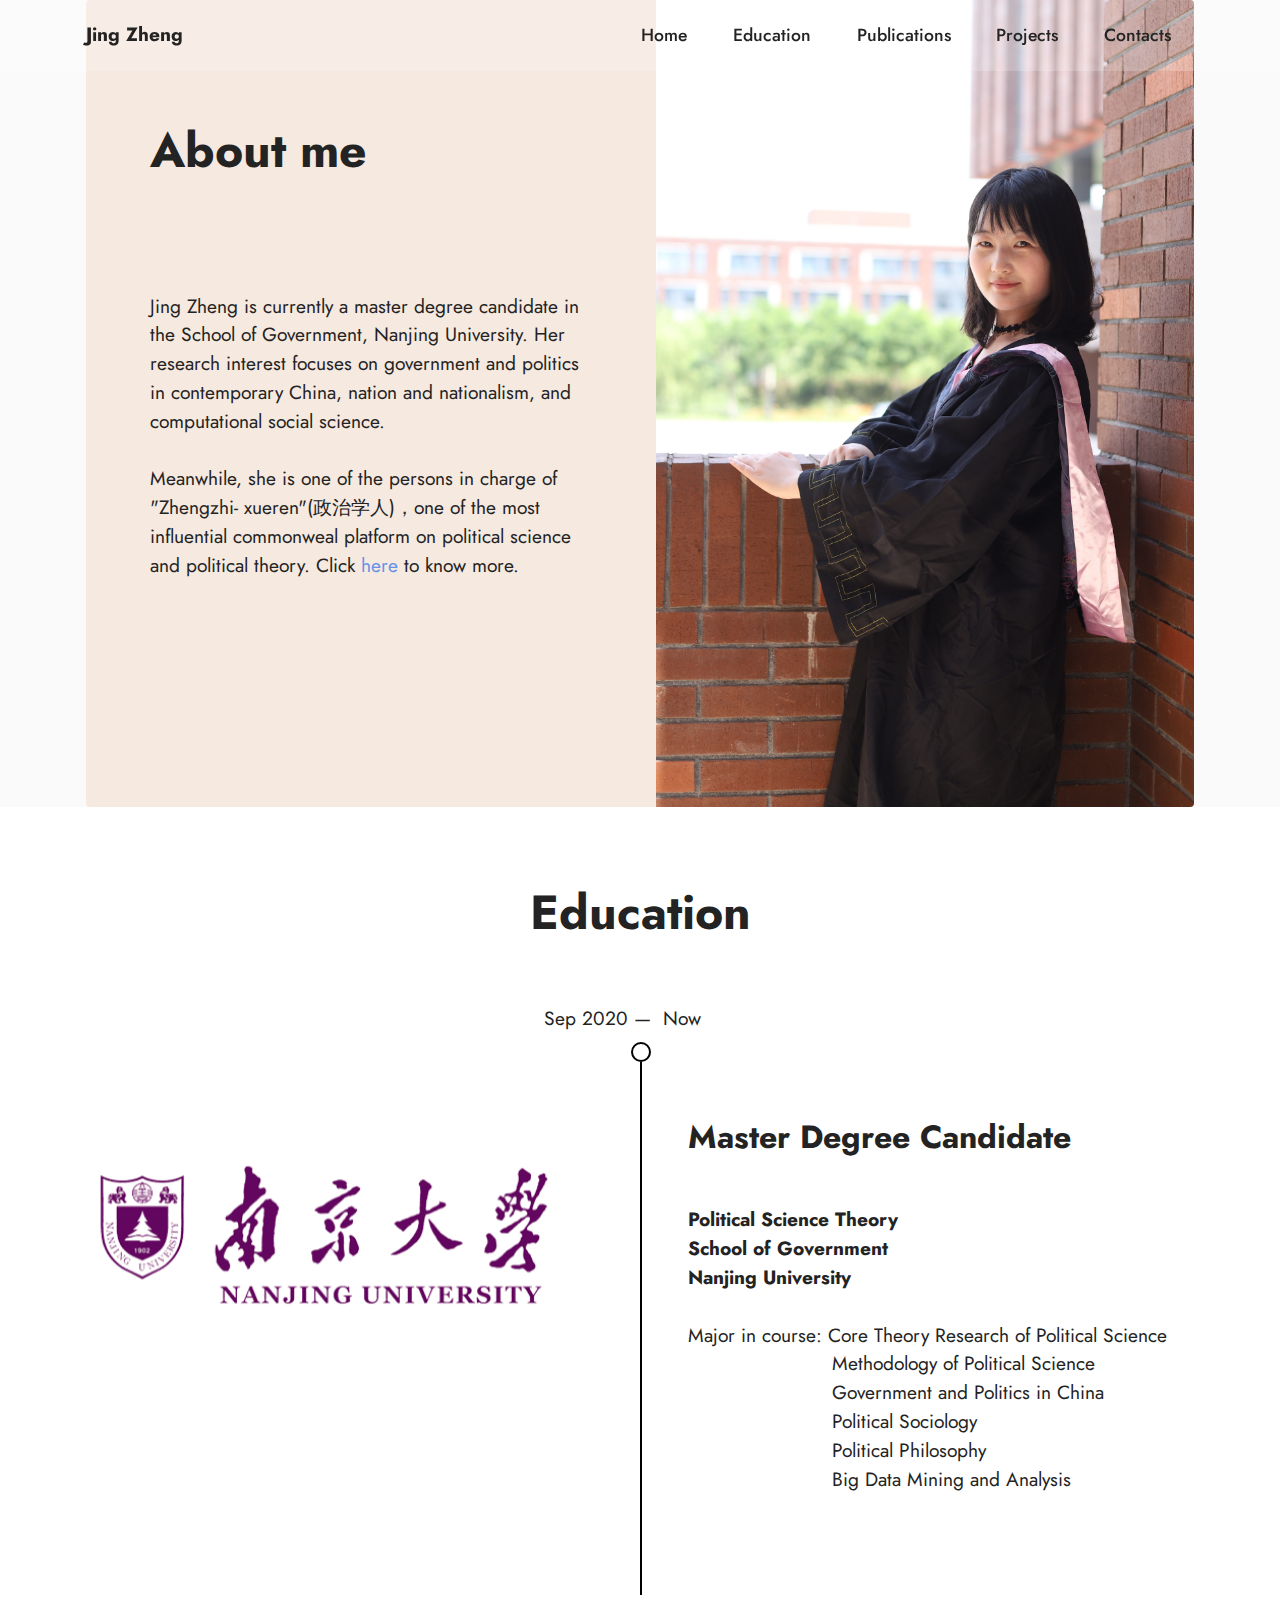
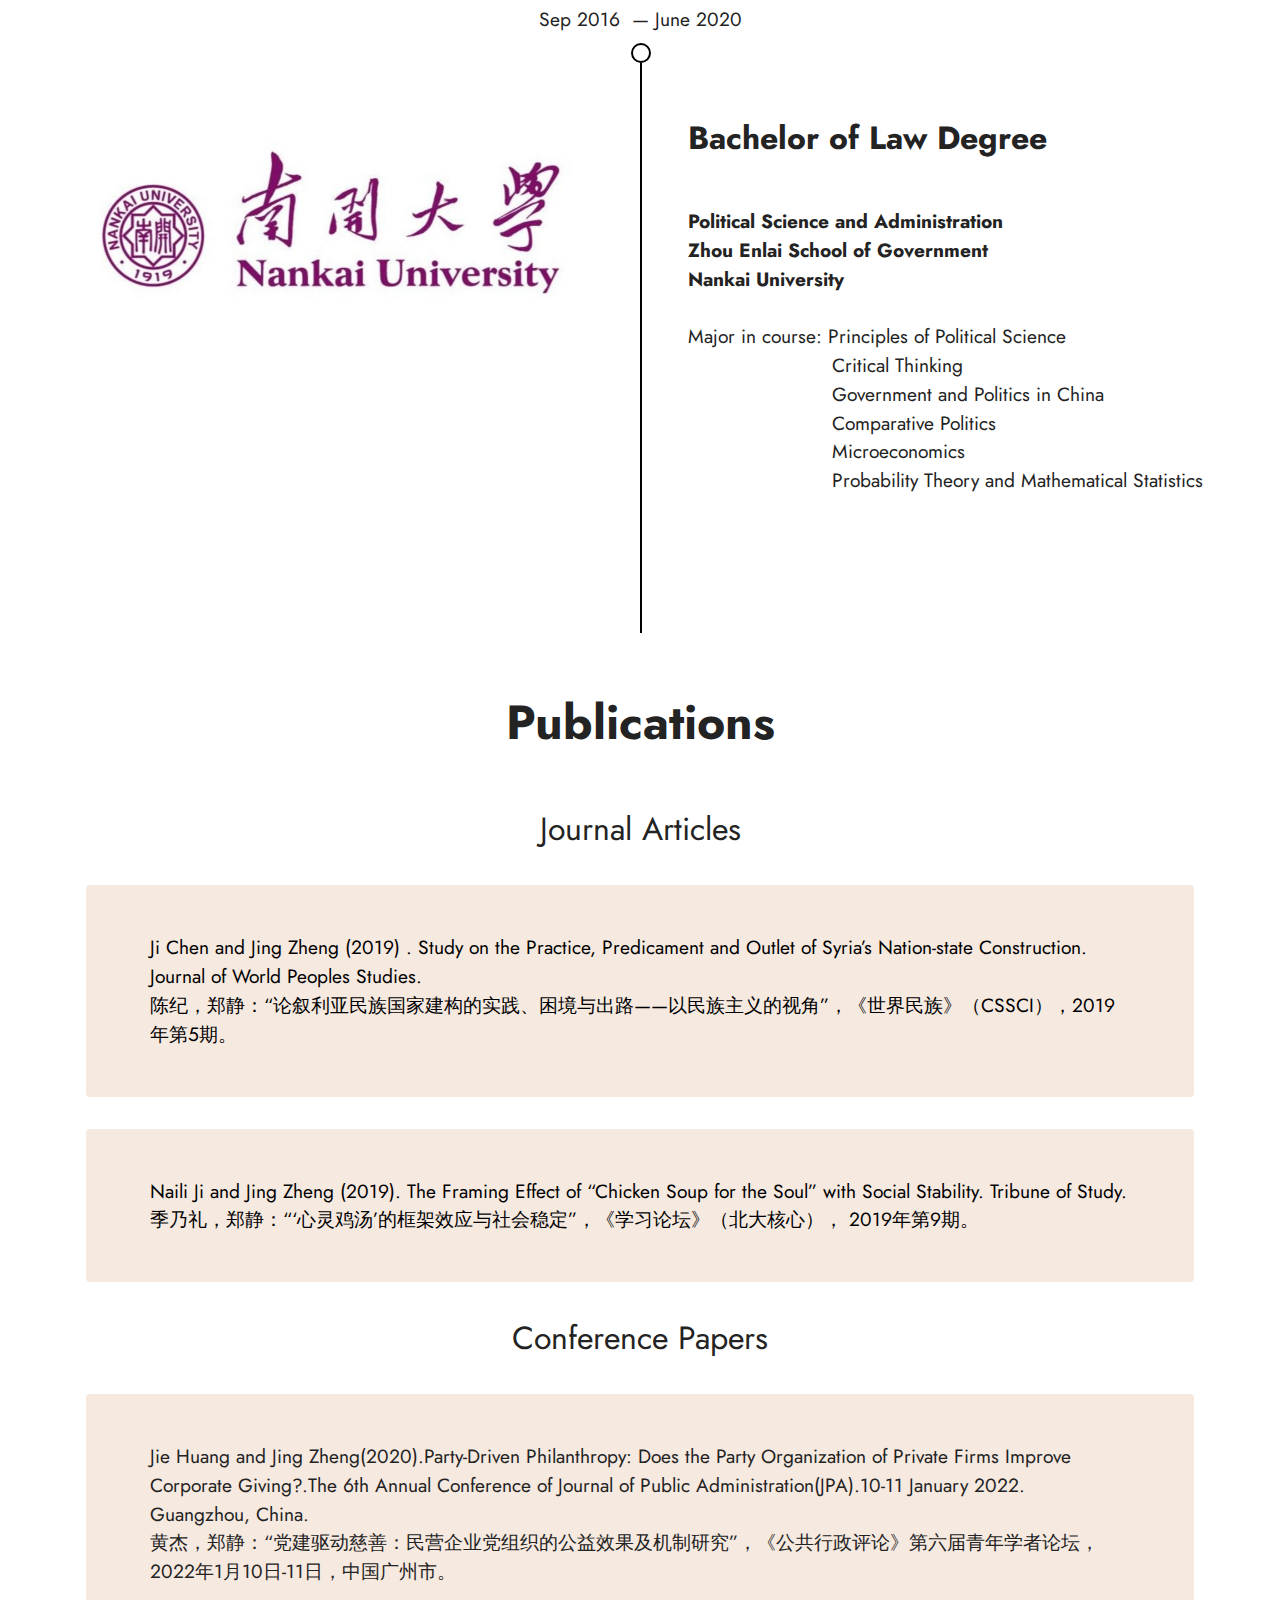
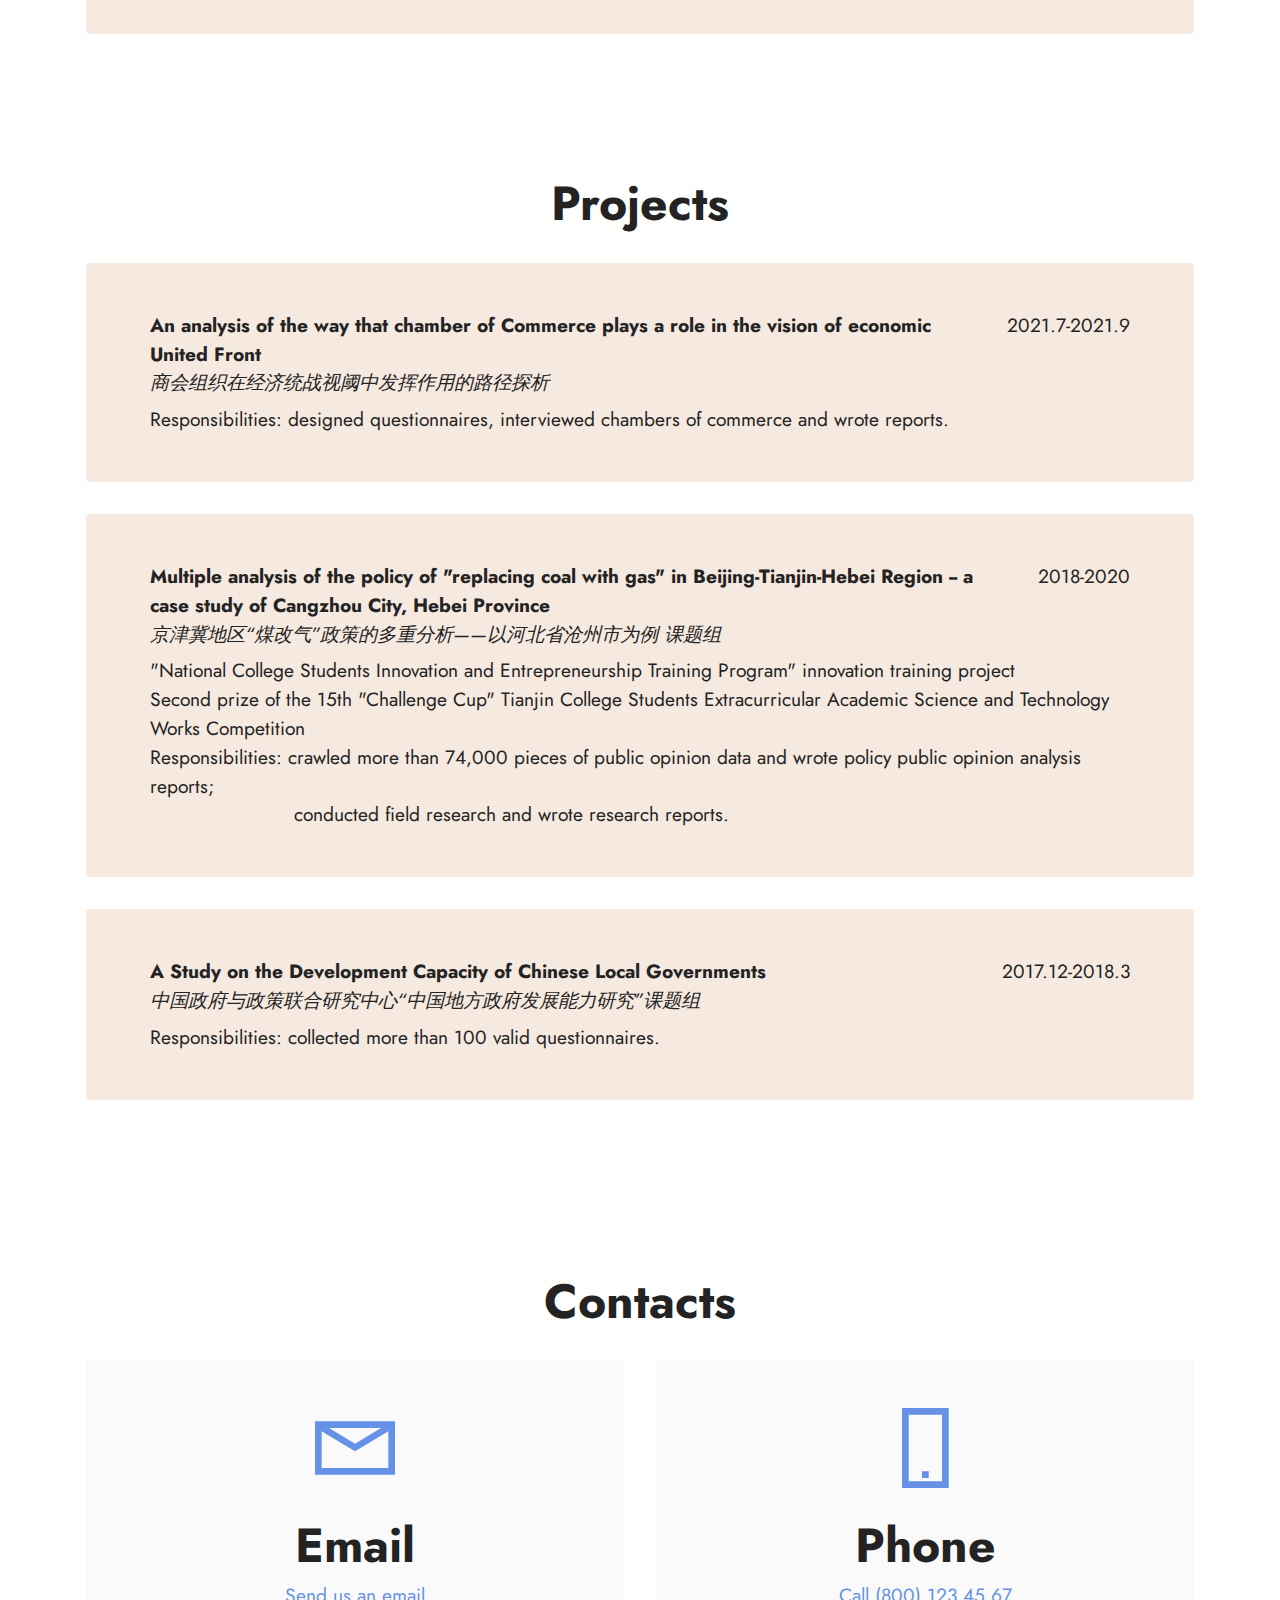
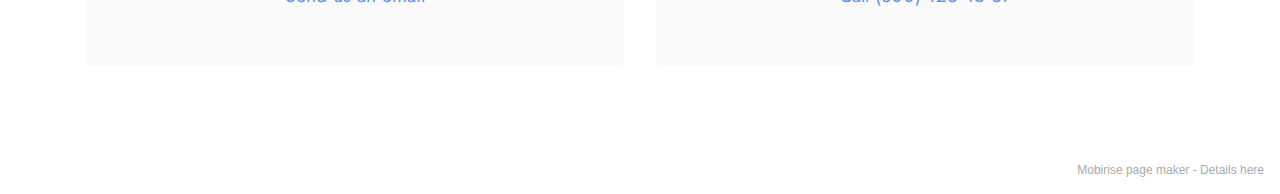
<file: index.html>
<!DOCTYPE html>
<html  >
<head>
  <!-- Site made with Mobirise Website Builder v5.4.1, https://mobirise.com -->
  <meta charset="UTF-8">
  <meta http-equiv="X-UA-Compatible" content="IE=edge">
  <meta name="generator" content="Mobirise v5.4.1, mobirise.com">
  <meta name="viewport" content="width=device-width, initial-scale=1, minimum-scale=1">
  <link rel="shortcut icon" href="assets/images/logo.png" type="image/x-icon">
  <meta name="description" content="">
  
  
  <title>Home</title>
  <link rel="stylesheet" href="assets/web/assets/mobirise-icons2/mobirise2.css">
  <link rel="stylesheet" href="assets/bootstrap/css/bootstrap.min.css">
  <link rel="stylesheet" href="assets/bootstrap/css/bootstrap-grid.min.css">
  <link rel="stylesheet" href="assets/bootstrap/css/bootstrap-reboot.min.css">
  <link rel="stylesheet" href="assets/dropdown/css/style.css">
  <link rel="stylesheet" href="assets/socicon/css/styles.css">
  <link rel="stylesheet" href="assets/theme/css/style.css">
  <link rel="preload" href="https://fonts.googleapis.com/css?family=Jost:100,200,300,400,500,600,700,800,900,100i,200i,300i,400i,500i,600i,700i,800i,900i&display=swap" as="style" onload="this.onload=null;this.rel='stylesheet'">
  <noscript><link rel="stylesheet" href="https://fonts.googleapis.com/css?family=Jost:100,200,300,400,500,600,700,800,900,100i,200i,300i,400i,500i,600i,700i,800i,900i&display=swap"></noscript>
  <link rel="preload" as="style" href="assets/mobirise/css/mbr-additional.css"><link rel="stylesheet" href="assets/mobirise/css/mbr-additional.css" type="text/css">
  
  
  
  
</head>
<body>
  
  <section data-bs-version="5.1" class="menu menu1 cid-sV1NIZPMxa" once="menu" id="menu1-v">
    

    <nav class="navbar navbar-dropdown navbar-fixed-top navbar-expand-lg">
        <div class="container">
            <div class="navbar-brand">
                
                <span class="navbar-caption-wrap"><a class="navbar-caption text-black display-7" href="https://mobiri.se">Jing Zheng</a></span>
            </div>
            <button class="navbar-toggler" type="button" data-toggle="collapse" data-bs-toggle="collapse" data-target="#navbarSupportedContent" data-bs-target="#navbarSupportedContent" aria-controls="navbarNavAltMarkup" aria-expanded="false" aria-label="Toggle navigation">
                <div class="hamburger">
                    <span></span>
                    <span></span>
                    <span></span>
                    <span></span>
                </div>
            </button>
            <div class="collapse navbar-collapse" id="navbarSupportedContent">
                <ul class="navbar-nav nav-dropdown nav-right" data-app-modern-menu="true"><li class="nav-item"><a class="nav-link link text-black text-primary display-4" href="index.html#features7-9">Home</a></li>
                    <li class="nav-item"><a class="nav-link link text-black text-primary display-4" href="index.html#timeline3-7">Education</a></li>
                    <li class="nav-item"><a class="nav-link link text-black text-primary display-4" href="index.html#features10-f">Publications</a></li><li class="nav-item"><a class="nav-link link text-black text-primary display-4" href="index.html#features10-j">Projects</a></li><li class="nav-item"><a class="nav-link link text-black text-primary display-4" href="index.html#contacts1-l">Contacts</a></li></ul>
                
                
            </div>
        </div>
    </nav>
</section>

<section data-bs-version="5.1" class="features6 cid-sKAUlvi137" id="features7-9">
    <!---->
    

    
    <div class="container">
        <div class="card-wrapper">
            <div class="row align-items-center flex-row-reverse">
                <div class="col-12 col-lg-6">
                    <div class="image-wrapper">
                        <img src="assets/images/img-8849.jpeg" alt="Mobirise">
                    </div>
                </div>
                <div class="col-12 col-lg">
                    <div class="text-box">
                        <h5 class="mbr-title mbr-fonts-style display-2"><strong>About me</strong><br><strong><br></strong><strong><br></strong></h5>
                        <p class="mbr-text mbr-fonts-style display-7">Jing Zheng is currently a master degree candidate in the School of Government, Nanjing University. Her research interest focuses on government and politics in contemporary China, nation and nationalism, and computational social science.&nbsp;<br><br>Meanwhile, she is one of the persons in charge of "Zhengzhi- xueren"(政治学人)，one of the most influential commonweal platform on political science and political theory. Click <a href="page1.html#top" class="text-primary" target="_blank">here</a> to know more.<br><br><br><br></p>
                        
                        
                    </div>
                </div>
            </div>
        </div>
    </div>
</section>

<section data-bs-version="5.1" class="timeline3 cid-sKAPfMSDDw" id="timeline3-7">
    
    
    <div class="container-fluid">
        <div class="mbr-section-head">
            <h3 class="mbr-section-title mbr-fonts-style align-center mb-0 display-2"><strong>Education</strong></h3>
            
        </div>
        <div class="timelines-container mt-4">
            <div class="row timeline-element first-separline mb-5 reverseTimeline">
                <div class="timeline-date col-12">
                    <div class="timeline-date-wrapper">
                        <p class="mbr-timeline-date display-7">Sep 2016&nbsp; — June 2020</p>
                    </div>
                </div>
                <span class="iconBackground"></span>
                <div class="col-12 col-md-6">
                    <div class="image-wrapper">
                        <img src="assets/images/0007019832849553-b-1-991x643.jpeg" alt="Mobirise" title="">
                    </div>
                </div>
                <div class="col-12 col-md-6">
                    <div class="timeline-text-wrapper">
                        <h4 class="mbr-timeline-title mbr-fonts-style mb-0 display-5"><strong>Bachelor of Law Degree</strong><strong><br></strong></h4>
                        <p class="mbr-text mbr-fonts-style mt-3 mb-0 display-7"><br><strong>Political Science and Administration</strong><br><strong>Zhou Enlai School of Government</strong><br><strong>Nankai University</strong><br><br>Major in course:&nbsp;Principles of Political Science&nbsp;<br>&nbsp; &nbsp; &nbsp; &nbsp; &nbsp; &nbsp; &nbsp; &nbsp; &nbsp; &nbsp; &nbsp; &nbsp; Critical Thinking<br>&nbsp; &nbsp; &nbsp; &nbsp; &nbsp; &nbsp; &nbsp; &nbsp; &nbsp; &nbsp; &nbsp; &nbsp; Government and Politics in China&nbsp;<br>&nbsp; &nbsp; &nbsp; &nbsp; &nbsp; &nbsp; &nbsp; &nbsp; &nbsp; &nbsp; &nbsp; &nbsp; Comparative Politics&nbsp;<br>&nbsp; &nbsp; &nbsp; &nbsp; &nbsp; &nbsp; &nbsp; &nbsp; &nbsp; &nbsp; &nbsp; &nbsp; Microeconomics&nbsp;<br>&nbsp; &nbsp; &nbsp; &nbsp; &nbsp; &nbsp; &nbsp; &nbsp; &nbsp; &nbsp; &nbsp; &nbsp; Probability Theory and Mathematical Statistics<br><br><strong><br></strong></p>
                    </div>
                </div>
            </div>
            <div class="row timeline-element first-separline mb-5 reverseTimeline">
                <div class="timeline-date col-12">
                    <div class="timeline-date-wrapper">
                        <p class="mbr-timeline-date display-7">&nbsp; &nbsp; &nbsp; &nbsp;Sep 2020 —&nbsp; Now&nbsp; &nbsp; &nbsp; &nbsp; &nbsp; &nbsp; &nbsp;</p>
                    </div>
                </div>
                <span class="iconBackground"></span>
                <div class="col-12 col-md-6">
                    <div class="image-wrapper">
                        <img src="assets/images/541a3f85-26ad-4e17-9fba-2c93ddb16789-640x251.png" alt="Mobirise" title="">
                    </div>
                </div>
                <div class="col-12 col-md-6">
                    <div class="timeline-text-wrapper">
                        <h4 class="mbr-timeline-title mbr-fonts-style mb-0 display-5"><strong>Master Degree Candidate</strong></h4>
                        <p class="mbr-text mbr-fonts-style mt-3 mb-0 display-7"><strong><br>Political Science Theory</strong><br><strong>School of Government</strong><br><strong>Nanjing University<br></strong><br>Major in course: Core Theory Research of Political Science<br>&nbsp; &nbsp; &nbsp; &nbsp; &nbsp; &nbsp; &nbsp; &nbsp; &nbsp; &nbsp; &nbsp; &nbsp; Methodology of Political Science<br>&nbsp; &nbsp; &nbsp; &nbsp; &nbsp; &nbsp; &nbsp; &nbsp; &nbsp; &nbsp; &nbsp; &nbsp; Government and Politics in China 
<br>&nbsp; &nbsp; &nbsp; &nbsp; &nbsp; &nbsp; &nbsp; &nbsp; &nbsp; &nbsp; &nbsp; &nbsp; Political Sociology<br>&nbsp; &nbsp; &nbsp; &nbsp; &nbsp; &nbsp; &nbsp; &nbsp; &nbsp; &nbsp; &nbsp; &nbsp; Political Philosophy&nbsp;<br><strong>&nbsp; &nbsp; &nbsp; &nbsp; &nbsp; &nbsp; &nbsp; &nbsp; &nbsp; &nbsp; &nbsp; &nbsp;</strong> Big Data Mining and Analysis</p>
                    </div>
                </div>
            </div>
            
            
            
            
            
            
            
            
            
            
        </div>
    </div>
</section>

<section data-bs-version="5.1" class="features9 cid-sKMsgwHnJZ" id="features10-f">
    <!---->
    
    
    <div class="container">
        <div class="mbr-section-head">
            <h3 class="mbr-section-title mbr-fonts-style mb-0 display-2"><strong>Publications<br></strong></h3>
            <h4 class="mbr-section-subtitle mbr-fonts-style mb-0 mt-2 display-5"><br>Journal Articles</h4>
        </div>
        <div class="row mt-4">
            <div class="card col-12">
                <div class="card-wrapper">
                    
                    <div class="bottom-line">
                        <p class="mbr-text mbr-fonts-style display-7">Ji Chen and Jing Zheng (2019) . Study on the Practice, Predicament and Outlet of Syria’s Nation-state Construction. Journal of World Peoples Studies.<br>陈纪，郑静：“论叙利亚民族国家建构的实践、困境与出路——以民族主义的视角”，《世界民族》（CSSCI），2019年第5期。<br></p>
                    </div>
                </div>
            </div>
            <div class="card col-12">
                <div class="card-wrapper">
                    
                    <div class="bottom-line">
                        <p class="mbr-text mbr-fonts-style display-7">Naili Ji and Jing Zheng (2019). The Framing Effect of “Chicken Soup for the Soul” with Social Stability. Tribune of Study.<br>季乃礼，郑静：“‘心灵鸡汤’的框架效应与社会稳定”，《学习论坛》（北大核心）， 2019年第9期。<br></p>
                    </div>
                </div>
            </div>
            
            
            
            
            
            
            
            
            
            
        </div>
    </div>
</section>

<section data-bs-version="5.1" class="features9 cid-sV1e5HGdkU" id="features10-m">
    <!---->
    
    
    <div class="container">
        <div class="mbr-section-head">
            <h3 class="mbr-section-title mbr-fonts-style mb-0 display-5">Conference Papers</h3>
            
        </div>
        <div class="row mt-4">
            <div class="card col-12">
                <div class="card-wrapper">
                    
                    <div class="bottom-line">
                        <p class="mbr-text mbr-fonts-style display-7">Jie Huang and Jing Zheng(2020).Party-Driven Philanthropy: Does the Party Organization of Private Firms Improve Corporate Giving?.The 6th Annual Conference of Journal of Public Administration(JPA).10-11 January 2022. Guangzhou, China.<br>黄杰，郑静：“党建驱动慈善：民营企业党组织的公益效果及机制研究”，《公共行政评论》第六届青年学者论坛，2022年1月10日-11日，中国广州市。</p>
                    </div>
                </div>
            </div>
            
            
            
            
            
            
            
            
            
            
            
        </div>
    </div>
</section>

<section data-bs-version="5.1" class="features9 cid-sKMtBmeKta" id="features10-j">
    <!---->
    
    
    <div class="container">
        <div class="mbr-section-head">
            <h3 class="mbr-section-title mbr-fonts-style mb-0 display-2"><strong>Projects</strong></h3>
            
        </div>
        <div class="row mt-4">
            <div class="card col-12">
                <div class="card-wrapper">
                    <div class="top-line row">
                        <div class="col">
                            <h4 class="card-title mbr-fonts-style display-7"><strong>An analysis of the way that chamber of Commerce plays a role in the vision of economic United Front</strong><br><em>商会组织在经济统战视阈中发挥作用的路径探析</em></h4>
                        </div>
                        <div class="col-auto">
                            <p class="price mbr-fonts-style display-7">2021.7-2021.9</p>
                        </div>
                    </div>
                    <div class="bottom-line">
                        <p class="mbr-text mbr-fonts-style display-7">Responsibilities: designed questionnaires, interviewed chambers of commerce and wrote reports.</p>
                    </div>
                </div>
            </div>
            <div class="card col-12">
                <div class="card-wrapper">
                    <div class="top-line row">
                        <div class="col">
                            <h4 class="card-title mbr-fonts-style display-7"><strong>Multiple analysis of the policy of "replacing coal with gas" in Beijing-Tianjin-Hebei Region -- a case study of Cangzhou City, Hebei Province</strong><strong><br></strong><em>京津冀地区“煤改气”政策的多重分析——以河北省沧州市为例  课题组</em><strong>&nbsp;</strong></h4>
                        </div>
                        <div class="col-auto">
                            <p class="price mbr-fonts-style display-7">2018-2020</p>
                        </div>
                    </div>
                    <div class="bottom-line">
                        <p class="mbr-text mbr-fonts-style display-7">"National College Students Innovation and Entrepreneurship Training Program" innovation training project
<br>Second prize of the 15th "Challenge Cup" Tianjin College Students Extracurricular Academic Science and Technology Works Competition
<br>Responsibilities: crawled more than 74,000 pieces of public opinion data and wrote policy public opinion analysis reports;
<br>&nbsp; &nbsp; &nbsp; &nbsp; &nbsp; &nbsp; &nbsp; &nbsp; &nbsp; &nbsp; &nbsp; &nbsp; conducted field research and wrote research reports.</p>
                    </div>
                </div>
            </div>
            <div class="card col-12">
                <div class="card-wrapper">
                    <div class="top-line row">
                        <div class="col">
                            <h4 class="card-title mbr-fonts-style display-7"><strong>A Study on the Development Capacity of Chinese Local Governments</strong><br><em>中国政府与政策联合研究中心“中国地方政府发展能力研究”课题组</em></h4>
                        </div>
                        <div class="col-auto">
                            <p class="price mbr-fonts-style display-7">2017.12-2018.3</p>
                        </div>
                    </div>
                    <div class="bottom-line">
                        <p class="mbr-text mbr-fonts-style display-7">Responsibilities: collected more than 100 valid questionnaires.</p>
                    </div>
                </div>
            </div>
            
            
            
            
            
            
            
            
            
        </div>
    </div>
</section>

<section data-bs-version="5.1" class="contacts1 cid-sKMC1i08mv" id="contacts1-l">

    

    
    <div class="container">
        <div class="mbr-section-head">
            <h3 class="mbr-section-title mbr-fonts-style align-center mb-0 display-2">
                <strong>Contacts</strong>
            </h3>
            
        </div>
        <div class="row justify-content-center mt-4">
            <div class="card col-12 col-lg-6">
                <div class="card-wrapper">
                    <div class="card-box align-center">
                        <div class="image-wrapper">
                            <span class="mbr-iconfont mobi-mbri-letter mobi-mbri"></span>
                        </div>
                        <h4 class="card-title mbr-fonts-style mb-2 display-2">
                            <strong>Email</strong>
                        </h4>
                        
                        <h5 class="link mbr-fonts-style display-7"><a href="mailto:info@site.com" class="text-primary">Send us an
                                email</a>
                        </h5>
                    </div>
                </div>
            </div>
            <div class="card col-12 col-lg-6">
                <div class="card-wrapper">
                    <div class="card-box align-center">
                        <div class="image-wrapper">
                            <span class="mbr-iconfont mobi-mbri-mobile-2 mobi-mbri"></span>
                        </div>
                        <h4 class="card-title mbr-fonts-style align-center mb-2 display-2">
                            <strong>Phone</strong>
                        </h4>
                        
                        <h5 class="link mbr-black mbr-fonts-style display-7">
                            <a href="tel:+12345678910" class="text-primary">Call (800) 123 45 67</a>
                        </h5>
                    </div>
                </div>
            </div>
        </div>
    </div>
</section><section style="background-color: #fff; font-family: -apple-system, BlinkMacSystemFont, 'Segoe UI', 'Roboto', 'Helvetica Neue', Arial, sans-serif; color:#aaa; font-size:12px; padding: 0; align-items: center; display: flex;"><a href="https://mobirise.site/x" style="flex: 1 1; height: 3rem; padding-left: 1rem;"></a><p style="flex: 0 0 auto; margin:0; padding-right:1rem;">Mobirise page maker - <a href="https://mobirise.site/o" style="color:#aaa;">Details here</a></p></section><script src="assets/bootstrap/js/bootstrap.bundle.min.js"></script>  <script src="assets/smoothscroll/smooth-scroll.js"></script>  <script src="assets/ytplayer/index.js"></script>  <script src="assets/dropdown/js/navbar-dropdown.js"></script>  <script src="assets/theme/js/script.js"></script>  
  
  
</body>
</html>
</file>
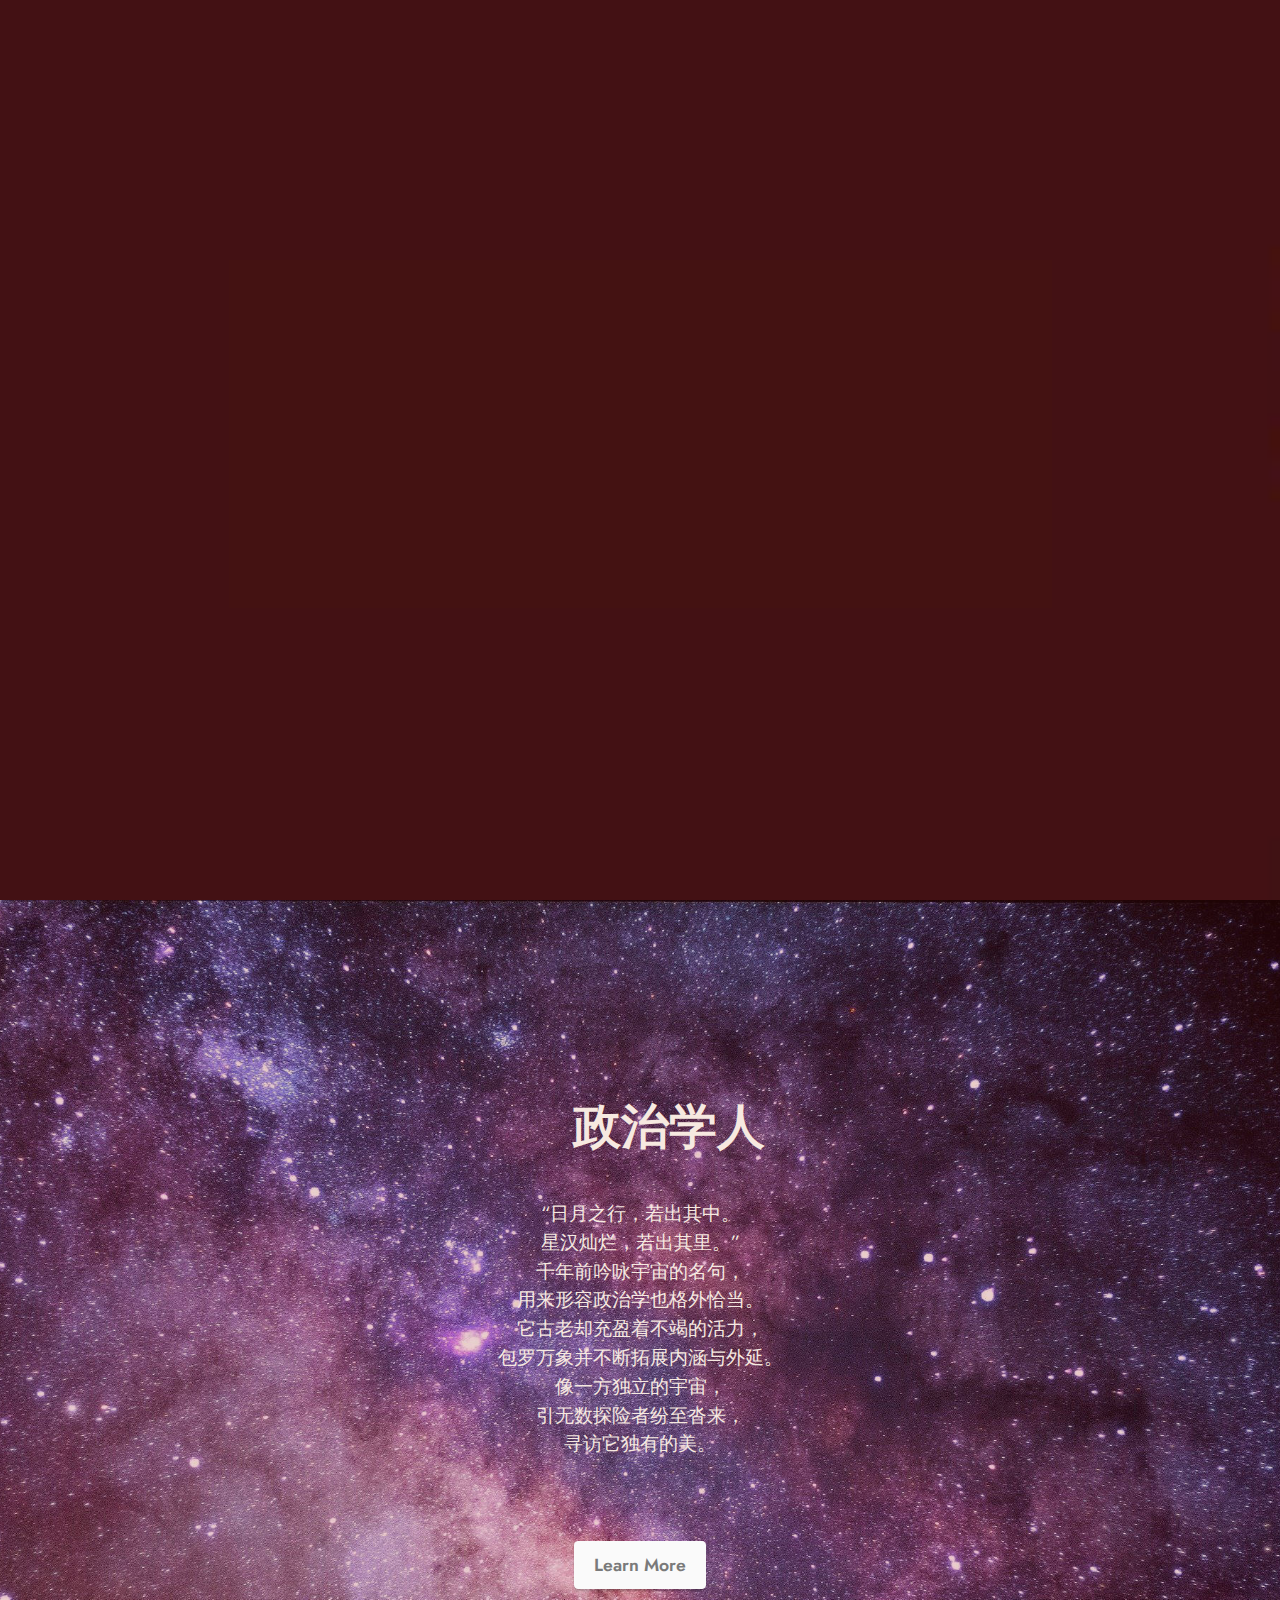
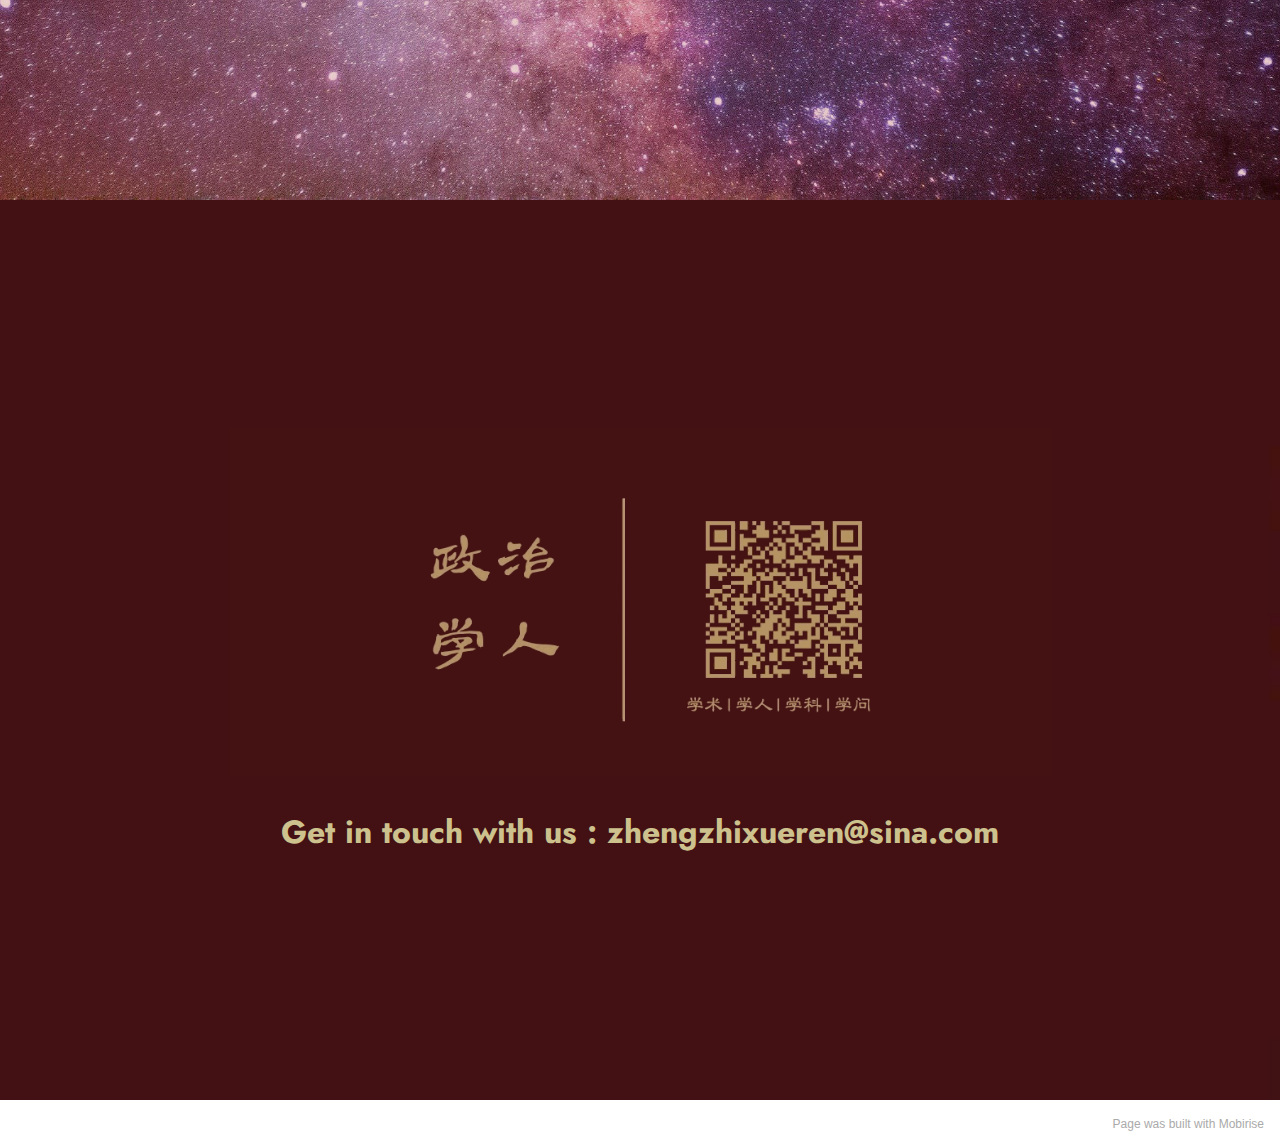
<file: page1.html>
<!DOCTYPE html>
<html  >
<head>
  <!-- Site made with Mobirise Website Builder v5.4.1, https://mobirise.com -->
  <meta charset="UTF-8">
  <meta http-equiv="X-UA-Compatible" content="IE=edge">
  <meta name="generator" content="Mobirise v5.4.1, mobirise.com">
  <meta name="viewport" content="width=device-width, initial-scale=1, minimum-scale=1">
  <link rel="shortcut icon" href="assets/images/logo.png" type="image/x-icon">
  <meta name="description" content="">
  
  
  <title>政治学人</title>
  <link rel="stylesheet" href="assets/bootstrap/css/bootstrap.min.css">
  <link rel="stylesheet" href="assets/bootstrap/css/bootstrap-grid.min.css">
  <link rel="stylesheet" href="assets/bootstrap/css/bootstrap-reboot.min.css">
  <link rel="stylesheet" href="assets/theme/css/style.css">
  <link rel="preload" href="https://fonts.googleapis.com/css?family=Jost:100,200,300,400,500,600,700,800,900,100i,200i,300i,400i,500i,600i,700i,800i,900i&display=swap" as="style" onload="this.onload=null;this.rel='stylesheet'">
  <noscript><link rel="stylesheet" href="https://fonts.googleapis.com/css?family=Jost:100,200,300,400,500,600,700,800,900,100i,200i,300i,400i,500i,600i,700i,800i,900i&display=swap"></noscript>
  <link rel="preload" as="style" href="assets/mobirise/css/mbr-additional.css"><link rel="stylesheet" href="assets/mobirise/css/mbr-additional.css" type="text/css">
  
  
  
  
</head>
<body>
  
  <section data-bs-version="5.1" class="header9 cid-sV2x31Y7yp mbr-fullscreen" id="header9-18">

    

    

    <div class="text-center container">
        <div class="row justify-content-center">
            <div class="col-md-12 col-lg-9">
                <div class="image-wrap mb-4">
                    <img src="assets/images/qq20220120145123.gif" alt="Mobirise">
                </div>
                
                
                
            </div>
        </div>
    </div>
</section>

<section data-bs-version="5.1" class="header7 cid-sV2QppXo5P mbr-fullscreen" id="header7-1b">

    

    <div class="mbr-overlay" style="opacity: 0.2; background-color: rgb(156, 19, 19);"></div>

    <div class="text-right container">
        <div class="row justify-content-center">
            <div class="col-12 col-lg-5">
                <h1 class="mbr-section-title mbr-fonts-style mb-3 display-2"><strong>&nbsp; &nbsp; &nbsp; &nbsp; &nbsp; &nbsp;</strong><strong>政治学人</strong></h1>
                
                <p class="mbr-text mbr-fonts-style display-7">&nbsp;<br>“日月之行，若出其中。
<br>星汉灿烂，若出其里。”
<br>千年前吟咏宇宙的名句，
<br>用来形容政治学也格外恰当。
<br>它古老却充盈着不竭的活力，
<br>包罗万象并不断拓展内涵与外延。
<br>像一方独立的宇宙，
<br>引无数探险者纷至沓来，
<br>寻访它独有的美。<br><br><br></p>
                <div class="mbr-section-btn mt-3"><a class="btn btn-white display-4" href="https://www.bilibili.com/video/BV15R4y1J7gj?spm_id_from=333.999.0.0" target="_blank">Learn More</a></div>
            </div>
        </div>
    </div>
</section>

<section data-bs-version="5.1" class="header9 cid-sV2xQUeYs8 mbr-fullscreen" id="header9-19">

    

    

    <div class="text-center container">
        <div class="row justify-content-center">
            <div class="col-md-12 col-lg-9">
                <div class="image-wrap mb-4">
                    <img src="assets/images/qq20220120144848.gif" alt="Mobirise">
                </div>
                <h1 class="mbr-section-title mbr-fonts-style mb-3 display-5"><strong>Get in touch with us : zhengzhixueren@sina.com</strong></h1>
                
                
            </div>
        </div>
    </div>
</section><section style="background-color: #fff; font-family: -apple-system, BlinkMacSystemFont, 'Segoe UI', 'Roboto', 'Helvetica Neue', Arial, sans-serif; color:#aaa; font-size:12px; padding: 0; align-items: center; display: flex;"><a href="https://mobirise.site/r" style="flex: 1 1; height: 3rem; padding-left: 1rem;"></a><p style="flex: 0 0 auto; margin:0; padding-right:1rem;">Page <a href="https://mobirise.site/f" style="color:#aaa;">was built</a> with Mobirise</p></section><script src="assets/bootstrap/js/bootstrap.bundle.min.js"></script>  <script src="assets/smoothscroll/smooth-scroll.js"></script>  <script src="assets/ytplayer/index.js"></script>  <script src="assets/theme/js/script.js"></script>  
  
  
</body>
</html>
</file>
<file: assets/web/assets/mobirise-icons2/mobirise2.css>
@font-face {
  font-family: 'Moririse2';
  font-display: swap;
  src:  url('mobirise2.eot?f2bix4');
  src:  url('mobirise2.eot?f2bix4#iefix') format('embedded-opentype'),
    url('mobirise2.ttf?f2bix4') format('truetype'),
    url('mobirise2.woff?f2bix4') format('woff'),
    url('mobirise2.svg?f2bix4#mobirise2') format('svg');
  font-weight: normal;
  font-style: normal;
}

[class^="mobi-"], [class*=" mobi-"] {
  /* use !important to prevent issues with browser extensions that change fonts */
  font-family: 'Moririse2' !important;
  speak: none;
  font-style: normal;
  font-weight: normal;
  font-variant: normal;
  text-transform: none;
  line-height: 1;

  /* Better Font Rendering =========== */
  -webkit-font-smoothing: antialiased;
  -moz-osx-font-smoothing: grayscale;
}

.mobi-mbri-add-submenu:before {
  content: "\e900";
}
.mobi-mbri-alert:before {
  content: "\e901";
}
.mobi-mbri-align-center:before {
  content: "\e902";
}
.mobi-mbri-align-justify:before {
  content: "\e903";
}
.mobi-mbri-align-left:before {
  content: "\e904";
}
.mobi-mbri-align-right:before {
  content: "\e905";
}
.mobi-mbri-android:before {
  content: "\e906";
}
.mobi-mbri-apple:before {
  content: "\e907";
}
.mobi-mbri-arrow-down:before {
  content: "\e908";
}
.mobi-mbri-arrow-next:before {
  content: "\e909";
}
.mobi-mbri-arrow-prev:before {
  content: "\e90a";
}
.mobi-mbri-arrow-up:before {
  content: "\e90b";
}
.mobi-mbri-bold:before {
  content: "\e90c";
}
.mobi-mbri-bookmark:before {
  content: "\e90d";
}
.mobi-mbri-bootstrap:before {
  content: "\e90e";
}
.mobi-mbri-briefcase:before {
  content: "\e90f";
}
.mobi-mbri-browse:before {
  content: "\e910";
}
.mobi-mbri-bulleted-list:before {
  content: "\e911";
}
.mobi-mbri-calendar:before {
  content: "\e912";
}
.mobi-mbri-camera:before {
  content: "\e913";
}
.mobi-mbri-cart-add:before {
  content: "\e914";
}
.mobi-mbri-cart-full:before {
  content: "\e915";
}
.mobi-mbri-cash:before {
  content: "\e916";
}
.mobi-mbri-change-style:before {
  content: "\e917";
}
.mobi-mbri-chat:before {
  content: "\e918";
}
.mobi-mbri-clock:before {
  content: "\e919";
}
.mobi-mbri-close:before {
  content: "\e91a";
}
.mobi-mbri-cloud:before {
  content: "\e91b";
}
.mobi-mbri-code:before {
  content: "\e91c";
}
.mobi-mbri-contact-form:before {
  content: "\e91d";
}
.mobi-mbri-credit-card:before {
  content: "\e91e";
}
.mobi-mbri-cursor-click:before {
  content: "\e91f";
}
.mobi-mbri-cust-feedback:before {
  content: "\e920";
}
.mobi-mbri-database:before {
  content: "\e921";
}
.mobi-mbri-delivery:before {
  content: "\e922";
}
.mobi-mbri-desktop:before {
  content: "\e923";
}
.mobi-mbri-devices:before {
  content: "\e924";
}
.mobi-mbri-down:before {
  content: "\e925";
}
.mobi-mbri-download-2:before {
  content: "\e926";
}
.mobi-mbri-download:before {
  content: "\e927";
}
.mobi-mbri-drag-n-drop-2:before {
  content: "\e928";
}
.mobi-mbri-drag-n-drop:before {
  content: "\e929";
}
.mobi-mbri-edit-2:before {
  content: "\e92a";
}
.mobi-mbri-edit:before {
  content: "\e92b";
}
.mobi-mbri-error:before {
  content: "\e92c";
}
.mobi-mbri-extension:before {
  content: "\e92d";
}
.mobi-mbri-features:before {
  content: "\e92e";
}
.mobi-mbri-file:before {
  content: "\e92f";
}
.mobi-mbri-flag:before {
  content: "\e930";
}
.mobi-mbri-folder:before {
  content: "\e931";
}
.mobi-mbri-gift:before {
  content: "\e932";
}
.mobi-mbri-github:before {
  content: "\e933";
}
.mobi-mbri-globe-2:before {
  content: "\e934";
}
.mobi-mbri-globe:before {
  content: "\e935";
}
.mobi-mbri-growing-chart:before {
  content: "\e936";
}
.mobi-mbri-hearth:before {
  content: "\e937";
}
.mobi-mbri-help:before {
  content: "\e938";
}
.mobi-mbri-home:before {
  content: "\e939";
}
.mobi-mbri-hot-cup:before {
  content: "\e93a";
}
.mobi-mbri-idea:before {
  content: "\e93b";
}
.mobi-mbri-image-gallery:before {
  content: "\e93c";
}
.mobi-mbri-image-slider:before {
  content: "\e93d";
}
.mobi-mbri-info:before {
  content: "\e93e";
}
.mobi-mbri-italic:before {
  content: "\e93f";
}
.mobi-mbri-key:before {
  content: "\e940";
}
.mobi-mbri-laptop:before {
  content: "\e941";
}
.mobi-mbri-layers:before {
  content: "\e942";
}
.mobi-mbri-left-right:before {
  content: "\e943";
}
.mobi-mbri-left:before {
  content: "\e944";
}
.mobi-mbri-letter:before {
  content: "\e945";
}
.mobi-mbri-like:before {
  content: "\e946";
}
.mobi-mbri-link:before {
  content: "\e947";
}
.mobi-mbri-lock:before {
  content: "\e948";
}
.mobi-mbri-login:before {
  content: "\e949";
}
.mobi-mbri-logout:before {
  content: "\e94a";
}
.mobi-mbri-magic-stick:before {
  content: "\e94b";
}
.mobi-mbri-map-pin:before {
  content: "\e94c";
}
.mobi-mbri-menu:before {
  content: "\e94d";
}
.mobi-mbri-mobile-2:before {
  content: "\e94e";
}
.mobi-mbri-mobile-horizontal:before {
  content: "\e94f";
}
.mobi-mbri-mobile:before {
  content: "\e950";
}
.mobi-mbri-mobirise:before {
  content: "\e951";
}
.mobi-mbri-more-horizontal:before {
  content: "\e952";
}
.mobi-mbri-more-vertical:before {
  content: "\e953";
}
.mobi-mbri-music:before {
  content: "\e954";
}
.mobi-mbri-new-file:before {
  content: "\e955";
}
.mobi-mbri-numbered-list:before {
  content: "\e956";
}
.mobi-mbri-opened-folder:before {
  content: "\e957";
}
.mobi-mbri-pages:before {
  content: "\e958";
}
.mobi-mbri-paper-plane:before {
  content: "\e959";
}
.mobi-mbri-paperclip:before {
  content: "\e95a";
}
.mobi-mbri-phone:before {
  content: "\e95b";
}
.mobi-mbri-photo:before {
  content: "\e95c";
}
.mobi-mbri-photos:before {
  content: "\e95d";
}
.mobi-mbri-pin:before {
  content: "\e95e";
}
.mobi-mbri-play:before {
  content: "\e95f";
}
.mobi-mbri-plus:before {
  content: "\e960";
}
.mobi-mbri-preview:before {
  content: "\e961";
}
.mobi-mbri-print:before {
  content: "\e962";
}
.mobi-mbri-protect:before {
  content: "\e963";
}
.mobi-mbri-question:before {
  content: "\e964";
}
.mobi-mbri-quote-left:before {
  content: "\e965";
}
.mobi-mbri-quote-right:before {
  content: "\e966";
}
.mobi-mbri-redo:before {
  content: "\e967";
}
.mobi-mbri-refresh:before {
  content: "\e968";
}
.mobi-mbri-responsive-2:before {
  content: "\e969";
}
.mobi-mbri-responsive:before {
  content: "\e96a";
}
.mobi-mbri-right:before {
  content: "\e96b";
}
.mobi-mbri-rocket:before {
  content: "\e96c";
}
.mobi-mbri-sad-face:before {
  content: "\e96d";
}
.mobi-mbri-sale:before {
  content: "\e96e";
}
.mobi-mbri-save:before {
  content: "\e96f";
}
.mobi-mbri-search:before {
  content: "\e970";
}
.mobi-mbri-setting-2:before {
  content: "\e971";
}
.mobi-mbri-setting-3:before {
  content: "\e972";
}
.mobi-mbri-setting:before {
  content: "\e973";
}
.mobi-mbri-share:before {
  content: "\e974";
}
.mobi-mbri-shopping-bag:before {
  content: "\e975";
}
.mobi-mbri-shopping-basket:before {
  content: "\e976";
}
.mobi-mbri-shopping-cart:before {
  content: "\e977";
}
.mobi-mbri-sites:before {
  content: "\e978";
}
.mobi-mbri-smile-face:before {
  content: "\e979";
}
.mobi-mbri-speed:before {
  content: "\e97a";
}
.mobi-mbri-star:before {
  content: "\e97b";
}
.mobi-mbri-success:before {
  content: "\e97c";
}
.mobi-mbri-sun:before {
  content: "\e97d";
}
.mobi-mbri-sun2:before {
  content: "\e97e";
}
.mobi-mbri-tablet-vertical:before {
  content: "\e97f";
}
.mobi-mbri-tablet:before {
  content: "\e980";
}
.mobi-mbri-target:before {
  content: "\e981";
}
.mobi-mbri-timer:before {
  content: "\e982";
}
.mobi-mbri-to-ftp:before {
  content: "\e983";
}
.mobi-mbri-to-local-drive:before {
  content: "\e984";
}
.mobi-mbri-touch-swipe:before {
  content: "\e985";
}
.mobi-mbri-touch:before {
  content: "\e986";
}
.mobi-mbri-trash:before {
  content: "\e987";
}
.mobi-mbri-underline:before {
  content: "\e988";
}
.mobi-mbri-undo:before {
  content: "\e989";
}
.mobi-mbri-unlink:before {
  content: "\e98a";
}
.mobi-mbri-unlock:before {
  content: "\e98b";
}
.mobi-mbri-up-down:before {
  content: "\e98c";
}
.mobi-mbri-up:before {
  content: "\e98d";
}
.mobi-mbri-update:before {
  content: "\e98e";
}
.mobi-mbri-upload-2:before {
  content: "\e98f";
}
.mobi-mbri-upload:before {
  content: "\e990";
}
.mobi-mbri-user-2:before {
  content: "\e991";
}
.mobi-mbri-user:before {
  content: "\e992";
}
.mobi-mbri-users:before {
  content: "\e993";
}
.mobi-mbri-video-play:before {
  content: "\e994";
}
.mobi-mbri-video:before {
  content: "\e995";
}
.mobi-mbri-watch:before {
  content: "\e996";
}
.mobi-mbri-website-theme-2:before {
  content: "\e997";
}
.mobi-mbri-website-theme:before {
  content: "\e998";
}
.mobi-mbri-wifi:before {
  content: "\e999";
}
.mobi-mbri-windows:before {
  content: "\e99a";
}
.mobi-mbri-zoom-in:before {
  content: "\e99b";
}
.mobi-mbri-zoom-out:before {
  content: "\e99c";
}
</file>
<file: assets/dropdown/css/style.css>
.navbar-dropdown {
  left: 0;
  padding: 0;
  position: absolute;
  right: 0;
  top: 0;
  transition: all 0.45s ease;
  z-index: 1030;
  background: #282828; }
  .navbar-dropdown .navbar-logo {
    margin-right: 0.8rem;
    transition: margin 0.3s ease-in-out;
    vertical-align: middle; }
    .navbar-dropdown .navbar-logo img {
      height: 3.125rem;
      transition: all 0.3s ease-in-out; }
    .navbar-dropdown .navbar-logo.mbr-iconfont {
      font-size: 3.125rem;
      line-height: 3.125rem; }
  .navbar-dropdown .navbar-caption {
    font-weight: 700;
    white-space: normal;
    vertical-align: -4px;
    line-height: 3.125rem !important; }
    .navbar-dropdown .navbar-caption, .navbar-dropdown .navbar-caption:hover {
      color: inherit;
      text-decoration: none; }
  .navbar-dropdown .mbr-iconfont + .navbar-caption {
    vertical-align: -1px; }
  .navbar-dropdown.navbar-fixed-top {
    position: fixed; }
  .navbar-dropdown .navbar-brand span {
    vertical-align: -4px; }
  .navbar-dropdown.bg-color.transparent {
    background: none; }
  .navbar-dropdown.navbar-short .navbar-brand {
    padding: 0.625rem 0; }
    .navbar-dropdown.navbar-short .navbar-brand span {
      vertical-align: -1px; }
  .navbar-dropdown.navbar-short .navbar-caption {
    line-height: 2.375rem !important;
    vertical-align: -2px; }
  .navbar-dropdown.navbar-short .navbar-logo {
    margin-right: 0.5rem; }
    .navbar-dropdown.navbar-short .navbar-logo img {
      height: 2.375rem; }
    .navbar-dropdown.navbar-short .navbar-logo.mbr-iconfont {
      font-size: 2.375rem;
      line-height: 2.375rem; }
  .navbar-dropdown.navbar-short .mbr-table-cell {
    height: 3.625rem; }
  .navbar-dropdown .navbar-close {
    left: 0.6875rem;
    position: fixed;
    top: 0.75rem;
    z-index: 1000; }
  .navbar-dropdown .hamburger-icon {
    content: "";
    display: inline-block;
    vertical-align: middle;
    width: 16px;
    -webkit-box-shadow: 0 -6px 0 1px #282828,0 0 0 1px #282828,0 6px 0 1px #282828;
    -moz-box-shadow: 0 -6px 0 1px #282828,0 0 0 1px #282828,0 6px 0 1px #282828;
    box-shadow: 0 -6px 0 1px #282828,0 0 0 1px #282828,0 6px 0 1px #282828; }

.dropdown-menu .dropdown-toggle[data-toggle="dropdown-submenu"]::after {
  border-bottom: 0.35em solid transparent;
  border-left: 0.35em solid;
  border-right: 0;
  border-top: 0.35em solid transparent;
  margin-left: 0.3rem; }

.dropdown-menu .dropdown-item:focus {
  outline: 0; }

.nav-dropdown {
  font-size: 0.75rem;
  font-weight: 500;
  height: auto !important; }
  .nav-dropdown .nav-btn {
    padding-left: 1rem; }
  .nav-dropdown .link {
    margin: .667em 1.667em;
    font-weight: 500;
    padding: 0;
    transition: color .2s ease-in-out; }
    .nav-dropdown .link.dropdown-toggle {
      margin-right: 2.583em; }
      .nav-dropdown .link.dropdown-toggle::after {
        margin-left: .25rem;
        border-top: 0.35em solid;
        border-right: 0.35em solid transparent;
        border-left: 0.35em solid transparent;
        border-bottom: 0; }
      .nav-dropdown .link.dropdown-toggle[aria-expanded="true"] {
        margin: 0;
        padding: 0.667em 3.263em  0.667em 1.667em; }
  .nav-dropdown .link::after,
  .nav-dropdown .dropdown-item::after {
    color: inherit; }
  .nav-dropdown .btn {
    font-size: 0.75rem;
    font-weight: 700;
    letter-spacing: 0;
    margin-bottom: 0;
    padding-left: 1.25rem;
    padding-right: 1.25rem; }
  .nav-dropdown .dropdown-menu {
    border-radius: 0;
    border: 0;
    left: 0;
    margin: 0;
    padding-bottom: 1.25rem;
    padding-top: 1.25rem;
    position: relative; }
  .nav-dropdown .dropdown-submenu {
    margin-left: 0.125rem;
    top: 0; }
  .nav-dropdown .dropdown-item {
    font-weight: 500;
    line-height: 2;
    padding: 0.3846em 4.615em 0.3846em 1.5385em;
    position: relative;
    transition: color .2s ease-in-out, background-color .2s ease-in-out; }
    .nav-dropdown .dropdown-item::after {
      margin-top: -0.3077em;
      position: absolute;
      right: 1.1538em;
      top: 50%; }
    .nav-dropdown .dropdown-item:focus, .nav-dropdown .dropdown-item:hover {
      background: none; }

@media (max-width: 767px) {
  .nav-dropdown.navbar-toggleable-sm {
    bottom: 0;
    display: none;
    left: 0;
    overflow-x: hidden;
    position: fixed;
    top: 0;
    transform: translateX(-100%);
    -ms-transform: translateX(-100%);
    -webkit-transform: translateX(-100%);
    width: 18.75rem;
    z-index: 999; } }
.nav-dropdown.navbar-toggleable-xl {
  bottom: 0;
  display: none;
  left: 0;
  overflow-x: hidden;
  position: fixed;
  top: 0;
  transform: translateX(-100%);
  -ms-transform: translateX(-100%);
  -webkit-transform: translateX(-100%);
  width: 18.75rem;
  z-index: 999; }

.nav-dropdown-sm {
  display: block !important;
  overflow-x: hidden;
  overflow: auto;
  padding-top: 3.875rem; }
  .nav-dropdown-sm::after {
    content: "";
    display: block;
    height: 3rem;
    width: 100%; }
  .nav-dropdown-sm.collapse.in ~ .navbar-close {
    display: block !important; }
  .nav-dropdown-sm.collapsing, .nav-dropdown-sm.collapse.in {
    transform: translateX(0);
    -ms-transform: translateX(0);
    -webkit-transform: translateX(0);
    transition: all 0.25s ease-out;
    -webkit-transition: all 0.25s ease-out;
    background: #282828; }
  .nav-dropdown-sm.collapsing[aria-expanded="false"] {
    transform: translateX(-100%);
    -ms-transform: translateX(-100%);
    -webkit-transform: translateX(-100%); }
  .nav-dropdown-sm .nav-item {
    display: block;
    margin-left: 0 !important;
    padding-left: 0; }
  .nav-dropdown-sm .link,
  .nav-dropdown-sm .dropdown-item {
    border-top: 1px dotted rgba(255, 255, 255, 0.1);
    font-size: 0.8125rem;
    line-height: 1.6;
    margin: 0 !important;
    padding: 0.875rem 2.4rem 0.875rem 1.5625rem !important;
    position: relative;
    white-space: normal; }
    .nav-dropdown-sm .link:focus, .nav-dropdown-sm .link:hover,
    .nav-dropdown-sm .dropdown-item:focus,
    .nav-dropdown-sm .dropdown-item:hover {
      background: rgba(0, 0, 0, 0.2) !important;
      color: #c0a375; }
  .nav-dropdown-sm .nav-btn {
    position: relative;
    padding: 1.5625rem 1.5625rem 0 1.5625rem; }
    .nav-dropdown-sm .nav-btn::before {
      border-top: 1px dotted rgba(255, 255, 255, 0.1);
      content: "";
      left: 0;
      position: absolute;
      top: 0;
      width: 100%; }
    .nav-dropdown-sm .nav-btn + .nav-btn {
      padding-top: 0.625rem; }
      .nav-dropdown-sm .nav-btn + .nav-btn::before {
        display: none; }
  .nav-dropdown-sm .btn {
    padding: 0.625rem 0; }
  .nav-dropdown-sm .dropdown-toggle[data-toggle="dropdown-submenu"]::after {
    margin-left: .25rem;
    border-top: 0.35em solid;
    border-right: 0.35em solid transparent;
    border-left: 0.35em solid transparent;
    border-bottom: 0; }
  .nav-dropdown-sm .dropdown-toggle[data-toggle="dropdown-submenu"][aria-expanded="true"]::after {
    border-top: 0;
    border-right: 0.35em solid transparent;
    border-left: 0.35em solid transparent;
    border-bottom: 0.35em solid; }
  .nav-dropdown-sm .dropdown-menu {
    margin: 0;
    padding: 0;
    position: relative;
    top: 0;
    left: 0;
    width: 100%;
    border: 0;
    float: none;
    border-radius: 0;
    background: none; }
  .nav-dropdown-sm .dropdown-submenu {
    left: 100%;
    margin-left: 0.125rem;
    margin-top: -1.25rem;
    top: 0; }

.navbar-toggleable-sm .nav-dropdown .dropdown-menu {
  position: absolute; }

.navbar-toggleable-sm .nav-dropdown .dropdown-submenu {
  left: 100%;
  margin-left: 0.125rem;
  margin-top: -1.25rem;
  top: 0; }

.navbar-toggleable-sm.opened .nav-dropdown .dropdown-menu {
  position: relative; }

.navbar-toggleable-sm.opened .nav-dropdown .dropdown-submenu {
  left: 0;
  margin-left: 00rem;
  margin-top: 0rem;
  top: 0; }

.is-builder .nav-dropdown.collapsing {
  transition: none !important; }
</file>
<file: assets/socicon/css/styles.css>
@charset "UTF-8";

@font-face {
  font-family: 'Socicon';
  src:  url('../fonts/socicon.eot');
  src:  url('../fonts/socicon.eot?#iefix') format('embedded-opentype'),
    url('../fonts/socicon.woff2') format('woff2'),
    url('../fonts/socicon.ttf') format('truetype'),
    url('../fonts/socicon.woff') format('woff'),
    url('../fonts/socicon.svg#socicon') format('svg');
  font-weight: normal;
  font-style: normal;
  font-display: swap;
}

[data-icon]:before {
  font-family: "socicon" !important;
  content: attr(data-icon);
  font-style: normal !important;
  font-weight: normal !important;
  font-variant: normal !important;
  text-transform: none !important;
  speak: none;
  line-height: 1;
  -webkit-font-smoothing: antialiased;
  -moz-osx-font-smoothing: grayscale;
}

[class^="socicon-"], [class*=" socicon-"] {
  /* use !important to prevent issues with browser extensions that change fonts */
  font-family: 'Socicon' !important;
  speak: none;
  font-style: normal;
  font-weight: normal;
  font-variant: normal;
  text-transform: none;
  line-height: 1;

  /* Better Font Rendering =========== */
  -webkit-font-smoothing: antialiased;
  -moz-osx-font-smoothing: grayscale;
}

.socicon-eitaa:before {
  content: "\e97c";
}
.socicon-soroush:before {
  content: "\e97d";
}
.socicon-bale:before {
  content: "\e97e";
}
.socicon-zazzle:before {
  content: "\e97b";
}
.socicon-society6:before {
  content: "\e97a";
}
.socicon-redbubble:before {
  content: "\e979";
}
.socicon-avvo:before {
  content: "\e978";
}
.socicon-stitcher:before {
  content: "\e977";
}
.socicon-googlehangouts:before {
  content: "\e974";
}
.socicon-dlive:before {
  content: "\e975";
}
.socicon-vsco:before {
  content: "\e976";
}
.socicon-flipboard:before {
  content: "\e973";
}
.socicon-ubuntu:before {
  content: "\e958";
}
.socicon-artstation:before {
  content: "\e959";
}
.socicon-invision:before {
  content: "\e95a";
}
.socicon-torial:before {
  content: "\e95b";
}
.socicon-collectorz:before {
  content: "\e95c";
}
.socicon-seenthis:before {
  content: "\e95d";
}
.socicon-googleplaymusic:before {
  content: "\e95e";
}
.socicon-debian:before {
  content: "\e95f";
}
.socicon-filmfreeway:before {
  content: "\e960";
}
.socicon-gnome:before {
  content: "\e961";
}
.socicon-itchio:before {
  content: "\e962";
}
.socicon-jamendo:before {
  content: "\e963";
}
.socicon-mix:before {
  content: "\e964";
}
.socicon-sharepoint:before {
  content: "\e965";
}
.socicon-tinder:before {
  content: "\e966";
}
.socicon-windguru:before {
  content: "\e967";
}
.socicon-cdbaby:before {
  content: "\e968";
}
.socicon-elementaryos:before {
  content: "\e969";
}
.socicon-stage32:before {
  content: "\e96a";
}
.socicon-tiktok:before {
  content: "\e96b";
}
.socicon-gitter:before {
  content: "\e96c";
}
.socicon-letterboxd:before {
  content: "\e96d";
}
.socicon-threema:before {
  content: "\e96e";
}
.socicon-splice:before {
  content: "\e96f";
}
.socicon-metapop:before {
  content: "\e970";
}
.socicon-naver:before {
  content: "\e971";
}
.socicon-remote:before {
  content: "\e972";
}
.socicon-internet:before {
  content: "\e957";
}
.socicon-moddb:before {
  content: "\e94b";
}
.socicon-indiedb:before {
  content: "\e94c";
}
.socicon-traxsource:before {
  content: "\e94d";
}
.socicon-gamefor:before {
  content: "\e94e";
}
.socicon-pixiv:before {
  content: "\e94f";
}
.socicon-myanimelist:before {
  content: "\e950";
}
.socicon-blackberry:before {
  content: "\e951";
}
.socicon-wickr:before {
  content: "\e952";
}
.socicon-spip:before {
  content: "\e953";
}
.socicon-napster:before {
  content: "\e954";
}
.socicon-beatport:before {
  content: "\e955";
}
.socicon-hackerone:before {
  content: "\e956";
}
.socicon-hackernews:before {
  content: "\e946";
}
.socicon-smashwords:before {
  content: "\e947";
}
.socicon-kobo:before {
  content: "\e948";
}
.socicon-bookbub:before {
  content: "\e949";
}
.socicon-mailru:before {
  content: "\e94a";
}
.socicon-gitlab:before {
  content: "\e945";
}
.socicon-instructables:before {
  content: "\e944";
}
.socicon-portfolio:before {
  content: "\e943";
}
.socicon-codered:before {
  content: "\e940";
}
.socicon-origin:before {
  content: "\e941";
}
.socicon-nextdoor:before {
  content: "\e942";
}
.socicon-udemy:before {
  content: "\e93f";
}
.socicon-livemaster:before {
  content: "\e93e";
}
.socicon-crunchbase:before {
  content: "\e93b";
}
.socicon-homefy:before {
  content: "\e93c";
}
.socicon-calendly:before {
  content: "\e93d";
}
.socicon-realtor:before {
  content: "\e90f";
}
.socicon-tidal:before {
  content: "\e910";
}
.socicon-qobuz:before {
  content: "\e911";
}
.socicon-natgeo:before {
  content: "\e912";
}
.socicon-mastodon:before {
  content: "\e913";
}
.socicon-unsplash:before {
  content: "\e914";
}
.socicon-homeadvisor:before {
  content: "\e915";
}
.socicon-angieslist:before {
  content: "\e916";
}
.socicon-codepen:before {
  content: "\e917";
}
.socicon-slack:before {
  content: "\e918";
}
.socicon-openaigym:before {
  content: "\e919";
}
.socicon-logmein:before {
  content: "\e91a";
}
.socicon-fiverr:before {
  content: "\e91b";
}
.socicon-gotomeeting:before {
  content: "\e91c";
}
.socicon-aliexpress:before {
  content: "\e91d";
}
.socicon-guru:before {
  content: "\e91e";
}
.socicon-appstore:before {
  content: "\e91f";
}
.socicon-homes:before {
  content: "\e920";
}
.socicon-zoom:before {
  content: "\e921";
}
.socicon-alibaba:before {
  content: "\e922";
}
.socicon-craigslist:before {
  content: "\e923";
}
.socicon-wix:before {
  content: "\e924";
}
.socicon-redfin:before {
  content: "\e925";
}
.socicon-googlecalendar:before {
  content: "\e926";
}
.socicon-shopify:before {
  content: "\e927";
}
.socicon-freelancer:before {
  content: "\e928";
}
.socicon-seedrs:before {
  content: "\e929";
}
.socicon-bing:before {
  content: "\e92a";
}
.socicon-doodle:before {
  content: "\e92b";
}
.socicon-bonanza:before {
  content: "\e92c";
}
.socicon-squarespace:before {
  content: "\e92d";
}
.socicon-toptal:before {
  content: "\e92e";
}
.socicon-gust:before {
  content: "\e92f";
}
.socicon-ask:before {
  content: "\e930";
}
.socicon-trulia:before {
  content: "\e931";
}
.socicon-loomly:before {
  content: "\e932";
}
.socicon-ghost:before {
  content: "\e933";
}
.socicon-upwork:before {
  content: "\e934";
}
.socicon-fundable:before {
  content: "\e935";
}
.socicon-booking:before {
  content: "\e936";
}
.socicon-googlemaps:before {
  content: "\e937";
}
.socicon-zillow:before {
  content: "\e938";
}
.socicon-niconico:before {
  content: "\e939";
}
.socicon-toneden:before {
  content: "\e93a";
}
.socicon-augment:before {
  content: "\e908";
}
.socicon-bitbucket:before {
  content: "\e909";
}
.socicon-fyuse:before {
  content: "\e90a";
}
.socicon-yt-gaming:before {
  content: "\e90b";
}
.socicon-sketchfab:before {
  content: "\e90c";
}
.socicon-mobcrush:before {
  content: "\e90d";
}
.socicon-microsoft:before {
  content: "\e90e";
}
.socicon-pandora:before {
  content: "\e907";
}
.socicon-messenger:before {
  content: "\e906";
}
.socicon-gamewisp:before {
  content: "\e905";
}
.socicon-bloglovin:before {
  content: "\e904";
}
.socicon-tunein:before {
  content: "\e903";
}
.socicon-gamejolt:before {
  content: "\e901";
}
.socicon-trello:before {
  content: "\e902";
}
.socicon-spreadshirt:before {
  content: "\e900";
}
.socicon-500px:before {
  content: "\e000";
}
.socicon-8tracks:before {
  content: "\e001";
}
.socicon-airbnb:before {
  content: "\e002";
}
.socicon-alliance:before {
  content: "\e003";
}
.socicon-amazon:before {
  content: "\e004";
}
.socicon-amplement:before {
  content: "\e005";
}
.socicon-android:before {
  content: "\e006";
}
.socicon-angellist:before {
  content: "\e007";
}
.socicon-apple:before {
  content: "\e008";
}
.socicon-appnet:before {
  content: "\e009";
}
.socicon-baidu:before {
  content: "\e00a";
}
.socicon-bandcamp:before {
  content: "\e00b";
}
.socicon-battlenet:before {
  content: "\e00c";
}
.socicon-mixer:before {
  content: "\e00d";
}
.socicon-bebee:before {
  content: "\e00e";
}
.socicon-bebo:before {
  content: "\e00f";
}
.socicon-behance:before {
  content: "\e010";
}
.socicon-blizzard:before {
  content: "\e011";
}
.socicon-blogger:before {
  content: "\e012";
}
.socicon-buffer:before {
  content: "\e013";
}
.socicon-chrome:before {
  content: "\e014";
}
.socicon-coderwall:before {
  content: "\e015";
}
.socicon-curse:before {
  content: "\e016";
}
.socicon-dailymotion:before {
  content: "\e017";
}
.socicon-deezer:before {
  content: "\e018";
}
.socicon-delicious:before {
  content: "\e019";
}
.socicon-deviantart:before {
  content: "\e01a";
}
.socicon-diablo:before {
  content: "\e01b";
}
.socicon-digg:before {
  content: "\e01c";
}
.socicon-discord:before {
  content: "\e01d";
}
.socicon-disqus:before {
  content: "\e01e";
}
.socicon-douban:before {
  content: "\e01f";
}
.socicon-draugiem:before {
  content: "\e020";
}
.socicon-dribbble:before {
  content: "\e021";
}
.socicon-drupal:before {
  content: "\e022";
}
.socicon-ebay:before {
  content: "\e023";
}
.socicon-ello:before {
  content: "\e024";
}
.socicon-endomodo:before {
  content: "\e025";
}
.socicon-envato:before {
  content: "\e026";
}
.socicon-etsy:before {
  content: "\e027";
}
.socicon-facebook:before {
  content: "\e028";
}
.socicon-feedburner:before {
  content: "\e029";
}
.socicon-filmweb:before {
  content: "\e02a";
}
.socicon-firefox:before {
  content: "\e02b";
}
.socicon-flattr:before {
  content: "\e02c";
}
.socicon-flickr:before {
  content: "\e02d";
}
.socicon-formulr:before {
  content: "\e02e";
}
.socicon-forrst:before {
  content: "\e02f";
}
.socicon-foursquare:before {
  content: "\e030";
}
.socicon-friendfeed:before {
  content: "\e031";
}
.socicon-github:before {
  content: "\e032";
}
.socicon-goodreads:before {
  content: "\e033";
}
.socicon-google:before {
  content: "\e034";
}
.socicon-googlescholar:before {
  content: "\e035";
}
.socicon-googlegroups:before {
  content: "\e036";
}
.socicon-googlephotos:before {
  content: "\e037";
}
.socicon-googleplus:before {
  content: "\e038";
}
.socicon-grooveshark:before {
  content: "\e039";
}
.socicon-hackerrank:before {
  content: "\e03a";
}
.socicon-hearthstone:before {
  content: "\e03b";
}
.socicon-hellocoton:before {
  content: "\e03c";
}
.socicon-heroes:before {
  content: "\e03d";
}
.socicon-smashcast:before {
  content: "\e03e";
}
.socicon-horde:before {
  content: "\e03f";
}
.socicon-houzz:before {
  content: "\e040";
}
.socicon-icq:before {
  content: "\e041";
}
.socicon-identica:before {
  content: "\e042";
}
.socicon-imdb:before {
  content: "\e043";
}
.socicon-instagram:before {
  content: "\e044";
}
.socicon-issuu:before {
  content: "\e045";
}
.socicon-istock:before {
  content: "\e046";
}
.socicon-itunes:before {
  content: "\e047";
}
.socicon-keybase:before {
  content: "\e048";
}
.socicon-lanyrd:before {
  content: "\e049";
}
.socicon-lastfm:before {
  content: "\e04a";
}
.socicon-line:before {
  content: "\e04b";
}
.socicon-linkedin:before {
  content: "\e04c";
}
.socicon-livejournal:before {
  content: "\e04d";
}
.socicon-lyft:before {
  content: "\e04e";
}
.socicon-macos:before {
  content: "\e04f";
}
.socicon-mail:before {
  content: "\e050";
}
.socicon-medium:before {
  content: "\e051";
}
.socicon-meetup:before {
  content: "\e052";
}
.socicon-mixcloud:before {
  content: "\e053";
}
.socicon-modelmayhem:before {
  content: "\e054";
}
.socicon-mumble:before {
  content: "\e055";
}
.socicon-myspace:before {
  content: "\e056";
}
.socicon-newsvine:before {
  content: "\e057";
}
.socicon-nintendo:before {
  content: "\e058";
}
.socicon-npm:before {
  content: "\e059";
}
.socicon-odnoklassniki:before {
  content: "\e05a";
}
.socicon-openid:before {
  content: "\e05b";
}
.socicon-opera:before {
  content: "\e05c";
}
.socicon-outlook:before {
  content: "\e05d";
}
.socicon-overwatch:before {
  content: "\e05e";
}
.socicon-patreon:before {
  content: "\e05f";
}
.socicon-paypal:before {
  content: "\e060";
}
.socicon-periscope:before {
  content: "\e061";
}
.socicon-persona:before {
  content: "\e062";
}
.socicon-pinterest:before {
  content: "\e063";
}
.socicon-play:before {
  content: "\e064";
}
.socicon-player:before {
  content: "\e065";
}
.socicon-playstation:before {
  content: "\e066";
}
.socicon-pocket:before {
  content: "\e067";
}
.socicon-qq:before {
  content: "\e068";
}
.socicon-quora:before {
  content: "\e069";
}
.socicon-raidcall:before {
  content: "\e06a";
}
.socicon-ravelry:before {
  content: "\e06b";
}
.socicon-reddit:before {
  content: "\e06c";
}
.socicon-renren:before {
  content: "\e06d";
}
.socicon-researchgate:before {
  content: "\e06e";
}
.socicon-residentadvisor:before {
  content: "\e06f";
}
.socicon-reverbnation:before {
  content: "\e070";
}
.socicon-rss:before {
  content: "\e071";
}
.socicon-sharethis:before {
  content: "\e072";
}
.socicon-skype:before {
  content: "\e073";
}
.socicon-slideshare:before {
  content: "\e074";
}
.socicon-smugmug:before {
  content: "\e075";
}
.socicon-snapchat:before {
  content: "\e076";
}
.socicon-songkick:before {
  content: "\e077";
}
.socicon-soundcloud:before {
  content: "\e078";
}
.socicon-spotify:before {
  content: "\e079";
}
.socicon-stackexchange:before {
  content: "\e07a";
}
.socicon-stackoverflow:before {
  content: "\e07b";
}
.socicon-starcraft:before {
  content: "\e07c";
}
.socicon-stayfriends:before {
  content: "\e07d";
}
.socicon-steam:before {
  content: "\e07e";
}
.socicon-storehouse:before {
  content: "\e07f";
}
.socicon-strava:before {
  content: "\e080";
}
.socicon-streamjar:before {
  content: "\e081";
}
.socicon-stumbleupon:before {
  content: "\e082";
}
.socicon-swarm:before {
  content: "\e083";
}
.socicon-teamspeak:before {
  content: "\e084";
}
.socicon-teamviewer:before {
  content: "\e085";
}
.socicon-technorati:before {
  content: "\e086";
}
.socicon-telegram:before {
  content: "\e087";
}
.socicon-tripadvisor:before {
  content: "\e088";
}
.socicon-tripit:before {
  content: "\e089";
}
.socicon-triplej:before {
  content: "\e08a";
}
.socicon-tumblr:before {
  content: "\e08b";
}
.socicon-twitch:before {
  content: "\e08c";
}
.socicon-twitter:before {
  content: "\e08d";
}
.socicon-uber:before {
  content: "\e08e";
}
.socicon-ventrilo:before {
  content: "\e08f";
}
.socicon-viadeo:before {
  content: "\e090";
}
.socicon-viber:before {
  content: "\e091";
}
.socicon-viewbug:before {
  content: "\e092";
}
.socicon-vimeo:before {
  content: "\e093";
}
.socicon-vine:before {
  content: "\e094";
}
.socicon-vkontakte:before {
  content: "\e095";
}
.socicon-warcraft:before {
  content: "\e096";
}
.socicon-wechat:before {
  content: "\e097";
}
.socicon-weibo:before {
  content: "\e098";
}
.socicon-whatsapp:before {
  content: "\e099";
}
.socicon-wikipedia:before {
  content: "\e09a";
}
.socicon-windows:before {
  content: "\e09b";
}
.socicon-wordpress:before {
  content: "\e09c";
}
.socicon-wykop:before {
  content: "\e09d";
}
.socicon-xbox:before {
  content: "\e09e";
}
.socicon-xing:before {
  content: "\e09f";
}
.socicon-yahoo:before {
  content: "\e0a0";
}
.socicon-yammer:before {
  content: "\e0a1";
}
.socicon-yandex:before {
  content: "\e0a2";
}
.socicon-yelp:before {
  content: "\e0a3";
}
.socicon-younow:before {
  content: "\e0a4";
}
.socicon-youtube:before {
  content: "\e0a5";
}
.socicon-zapier:before {
  content: "\e0a6";
}
.socicon-zerply:before {
  content: "\e0a7";
}
.socicon-zomato:before {
  content: "\e0a8";
}
.socicon-zynga:before {
  content: "\e0a9";
}
</file>
<file: assets/theme/css/style.css>
@charset "UTF-8";
section {
  background-color: #ffffff;
}

body {
  font-style: normal;
  line-height: 1.5;
  font-weight: 400;
  color: #232323;
  position: relative;
}

button {
  background-color: transparent;
  border-color: transparent;
}

section,
.container,
.container-fluid {
  position: relative;
  word-wrap: break-word;
}

a.mbr-iconfont:hover {
  text-decoration: none;
}

.article .lead p,
.article .lead ul,
.article .lead ol,
.article .lead pre,
.article .lead blockquote {
  margin-bottom: 0;
}

a {
  font-style: normal;
  font-weight: 400;
  cursor: pointer;
}
a, a:hover {
  text-decoration: none;
}

.mbr-section-title {
  font-style: normal;
  line-height: 1.3;
}

.mbr-section-subtitle {
  line-height: 1.3;
}

.mbr-text {
  font-style: normal;
  line-height: 1.7;
}

h1,
h2,
h3,
h4,
h5,
h6,
.display-1,
.display-2,
.display-4,
.display-5,
.display-7,
span,
p,
a {
  line-height: 1;
  word-break: break-word;
  word-wrap: break-word;
  font-weight: 400;
}

b,
strong {
  font-weight: bold;
}

input:-webkit-autofill, input:-webkit-autofill:hover, input:-webkit-autofill:focus, input:-webkit-autofill:active {
  transition-delay: 9999s;
  -webkit-transition-property: background-color, color;
  transition-property: background-color, color;
}

textarea[type=hidden] {
  display: none;
}

section {
  background-position: 50% 50%;
  background-repeat: no-repeat;
  background-size: cover;
}
section .mbr-background-video,
section .mbr-background-video-preview {
  position: absolute;
  bottom: 0;
  left: 0;
  right: 0;
  top: 0;
}

.hidden {
  visibility: hidden;
}

.mbr-z-index20 {
  z-index: 20;
}

/*! Base colors */
.mbr-white {
  color: #ffffff;
}

.mbr-black {
  color: #111111;
}

.mbr-bg-white {
  background-color: #ffffff;
}

.mbr-bg-black {
  background-color: #000000;
}

/*! Text-aligns */
.align-left {
  text-align: left;
}

.align-center {
  text-align: center;
}

.align-right {
  text-align: right;
}

/*! Font-weight  */
.mbr-light {
  font-weight: 300;
}

.mbr-regular {
  font-weight: 400;
}

.mbr-semibold {
  font-weight: 500;
}

.mbr-bold {
  font-weight: 700;
}

/*! Media  */
.media-content {
  flex-basis: 100%;
}

.media-container-row {
  display: flex;
  flex-direction: row;
  flex-wrap: wrap;
  justify-content: center;
  align-content: center;
  align-items: start;
}
.media-container-row .media-size-item {
  width: 400px;
}

.media-container-column {
  display: flex;
  flex-direction: column;
  flex-wrap: wrap;
  justify-content: center;
  align-content: center;
  align-items: stretch;
}
.media-container-column > * {
  width: 100%;
}

@media (min-width: 992px) {
  .media-container-row {
    flex-wrap: nowrap;
  }
}
figure {
  margin-bottom: 0;
  overflow: hidden;
}

figure[mbr-media-size] {
  transition: width 0.1s;
}

img,
iframe {
  display: block;
  width: 100%;
}

.card {
  background-color: transparent;
  border: none;
}

.card-box {
  width: 100%;
}

.card-img {
  text-align: center;
  flex-shrink: 0;
  -webkit-flex-shrink: 0;
}

.media {
  max-width: 100%;
  margin: 0 auto;
}

.mbr-figure {
  align-self: center;
}

.media-container > div {
  max-width: 100%;
}

.mbr-figure img,
.card-img img {
  width: 100%;
}

@media (max-width: 991px) {
  .media-size-item {
    width: auto !important;
  }

  .media {
    width: auto;
  }

  .mbr-figure {
    width: 100% !important;
  }
}
/*! Buttons */
.mbr-section-btn {
  margin-left: -0.6rem;
  margin-right: -0.6rem;
  font-size: 0;
}

.btn {
  font-weight: 600;
  border-width: 1px;
  font-style: normal;
  margin: 0.6rem 0.6rem;
  white-space: normal;
  transition: all 0.2s ease-in-out;
  display: inline-flex;
  align-items: center;
  justify-content: center;
  word-break: break-word;
}

.btn-sm {
  font-weight: 600;
  letter-spacing: 0px;
  transition: all 0.3s ease-in-out;
}

.btn-md {
  font-weight: 600;
  letter-spacing: 0px;
  transition: all 0.3s ease-in-out;
}

.btn-lg {
  font-weight: 600;
  letter-spacing: 0px;
  transition: all 0.3s ease-in-out;
}

.btn-form {
  margin: 0;
}
.btn-form:hover {
  cursor: pointer;
}

nav .mbr-section-btn {
  margin-left: 0rem;
  margin-right: 0rem;
}

/*! Btn icon margin */
.btn .mbr-iconfont,
.btn.btn-sm .mbr-iconfont {
  order: 1;
  cursor: pointer;
  margin-left: 0.5rem;
  vertical-align: sub;
}

.btn.btn-md .mbr-iconfont,
.btn.btn-md .mbr-iconfont {
  margin-left: 0.8rem;
}

.mbr-regular {
  font-weight: 400;
}

.mbr-semibold {
  font-weight: 500;
}

.mbr-bold {
  font-weight: 700;
}

[type=submit] {
  -webkit-appearance: none;
}

/*! Full-screen */
.mbr-fullscreen .mbr-overlay {
  min-height: 100vh;
}

.mbr-fullscreen {
  display: flex;
  display: -moz-flex;
  display: -ms-flex;
  display: -o-flex;
  align-items: center;
  min-height: 100vh;
  padding-top: 3rem;
  padding-bottom: 3rem;
}

/*! Map */
.map {
  height: 25rem;
  position: relative;
}
.map iframe {
  width: 100%;
  height: 100%;
}

/*! Scroll to top arrow */
.mbr-arrow-up {
  bottom: 25px;
  right: 90px;
  position: fixed;
  text-align: right;
  z-index: 5000;
  color: #ffffff;
  font-size: 22px;
}

.mbr-arrow-up a {
  background: rgba(0, 0, 0, 0.2);
  border-radius: 50%;
  color: #fff;
  display: inline-block;
  height: 60px;
  width: 60px;
  border: 2px solid #fff;
  outline-style: none !important;
  position: relative;
  text-decoration: none;
  transition: all 0.3s ease-in-out;
  cursor: pointer;
  text-align: center;
}
.mbr-arrow-up a:hover {
  background-color: rgba(0, 0, 0, 0.4);
}
.mbr-arrow-up a i {
  line-height: 60px;
}

.mbr-arrow-up-icon {
  display: block;
  color: #fff;
}

.mbr-arrow-up-icon::before {
  content: "›";
  display: inline-block;
  font-family: serif;
  font-size: 22px;
  line-height: 1;
  font-style: normal;
  position: relative;
  top: 6px;
  left: -4px;
  transform: rotate(-90deg);
}

/*! Arrow Down */
.mbr-arrow {
  position: absolute;
  bottom: 45px;
  left: 50%;
  width: 60px;
  height: 60px;
  cursor: pointer;
  background-color: rgba(80, 80, 80, 0.5);
  border-radius: 50%;
  transform: translateX(-50%);
}
@media (max-width: 767px) {
  .mbr-arrow {
    display: none;
  }
}
.mbr-arrow > a {
  display: inline-block;
  text-decoration: none;
  outline-style: none;
  -webkit-animation: arrowdown 1.7s ease-in-out infinite;
          animation: arrowdown 1.7s ease-in-out infinite;
  color: #ffffff;
}
.mbr-arrow > a > i {
  position: absolute;
  top: -2px;
  left: 15px;
  font-size: 2rem;
}

#scrollToTop a i::before {
  content: "";
  position: absolute;
  display: block;
  border-bottom: 2.5px solid #fff;
  border-left: 2.5px solid #fff;
  width: 27.8%;
  height: 27.8%;
  left: 50%;
  top: 51%;
  transform: translateY(-30%) translateX(-50%) rotate(135deg);
}

@keyframes arrowdown {
  0% {
    transform: translateY(0px);
  }
  50% {
    transform: translateY(-5px);
  }
  100% {
    transform: translateY(0px);
  }
}
@-webkit-keyframes arrowdown {
  0% {
    transform: translateY(0px);
  }
  50% {
    transform: translateY(-5px);
  }
  100% {
    transform: translateY(0px);
  }
}
@media (max-width: 500px) {
  .mbr-arrow-up {
    left: 0;
    right: 0;
    text-align: center;
  }
}
/*Gradients animation*/
@keyframes gradient-animation {
  from {
    background-position: 0% 100%;
    -webkit-animation-timing-function: ease-in-out;
            animation-timing-function: ease-in-out;
  }
  to {
    background-position: 100% 0%;
    -webkit-animation-timing-function: ease-in-out;
            animation-timing-function: ease-in-out;
  }
}
@-webkit-keyframes gradient-animation {
  from {
    background-position: 0% 100%;
    -webkit-animation-timing-function: ease-in-out;
            animation-timing-function: ease-in-out;
  }
  to {
    background-position: 100% 0%;
    -webkit-animation-timing-function: ease-in-out;
            animation-timing-function: ease-in-out;
  }
}
.bg-gradient {
  background-size: 200% 200%;
  animation: gradient-animation 5s infinite alternate;
  -webkit-animation: gradient-animation 5s infinite alternate;
}

.menu .navbar-brand {
  display: -webkit-flex;
}
.menu .navbar-brand span {
  display: flex;
  display: -webkit-flex;
}
.menu .navbar-brand .navbar-caption-wrap {
  display: -webkit-flex;
}
.menu .navbar-brand .navbar-logo img {
  display: -webkit-flex;
  width: auto;
}
@media (min-width: 768px) and (max-width: 991px) {
  .menu .navbar-toggleable-sm .navbar-nav {
    display: -ms-flexbox;
  }
}
@media (max-width: 991px) {
  .menu .navbar-collapse {
    max-height: 93.5vh;
  }
  .menu .navbar-collapse.show {
    overflow: auto;
  }
}
@media (min-width: 992px) {
  .menu .navbar-nav.nav-dropdown {
    display: -webkit-flex;
  }
  .menu .navbar-toggleable-sm .navbar-collapse {
    display: -webkit-flex !important;
  }
  .menu .collapsed .navbar-collapse {
    max-height: 93.5vh;
  }
  .menu .collapsed .navbar-collapse.show {
    overflow: auto;
  }
}
@media (max-width: 767px) {
  .menu .navbar-collapse {
    max-height: 80vh;
  }
}

.nav-link .mbr-iconfont {
  margin-right: 0.5rem;
}

.navbar {
  display: -webkit-flex;
  -webkit-flex-wrap: wrap;
  -webkit-align-items: center;
  -webkit-justify-content: space-between;
}

.navbar-collapse {
  -webkit-flex-basis: 100%;
  -webkit-flex-grow: 1;
  -webkit-align-items: center;
}

.nav-dropdown .link {
  padding: 0.667em 1.667em !important;
  margin: 0 !important;
}

.nav {
  display: -webkit-flex;
  -webkit-flex-wrap: wrap;
}

.row {
  display: -webkit-flex;
  -webkit-flex-wrap: wrap;
}

.justify-content-center {
  -webkit-justify-content: center;
}

.form-inline {
  display: -webkit-flex;
}

.card-wrapper {
  -webkit-flex: 1;
}

.carousel-control {
  z-index: 10;
  display: -webkit-flex;
}

.carousel-controls {
  display: -webkit-flex;
}

.media {
  display: -webkit-flex;
}

.form-group:focus {
  outline: none;
}

.jq-selectbox__select {
  padding: 7px 0;
  position: relative;
}

.jq-selectbox__dropdown {
  overflow: hidden;
  border-radius: 10px;
  position: absolute;
  top: 100%;
  left: 0 !important;
  width: 100% !important;
}

.jq-selectbox__trigger-arrow {
  right: 0;
  transform: translateY(-50%);
}

.jq-selectbox li {
  padding: 1.07em 0.5em;
}

input[type=range] {
  padding-left: 0 !important;
  padding-right: 0 !important;
}

.modal-dialog,
.modal-content {
  height: 100%;
}

.modal-dialog .carousel-inner {
  height: calc(100vh - 1.75rem);
}
@media (max-width: 575px) {
  .modal-dialog .carousel-inner {
    height: calc(100vh - 1rem);
  }
}

.carousel-item {
  text-align: center;
}

.carousel-item img {
  margin: auto;
}

.navbar-toggler {
  align-self: flex-start;
  padding: 0.25rem 0.75rem;
  font-size: 1.25rem;
  line-height: 1;
  background: transparent;
  border: 1px solid transparent;
  border-radius: 0.25rem;
}

.navbar-toggler:focus,
.navbar-toggler:hover {
  text-decoration: none;
  box-shadow: none;
}

.navbar-toggler-icon {
  display: inline-block;
  width: 1.5em;
  height: 1.5em;
  vertical-align: middle;
  content: "";
  background: no-repeat center center;
  background-size: 100% 100%;
}

.navbar-toggler-left {
  position: absolute;
  left: 1rem;
}

.navbar-toggler-right {
  position: absolute;
  right: 1rem;
}

.card-img {
  width: auto;
}

.menu .navbar.collapsed:not(.beta-menu) {
  flex-direction: column;
}

.carousel-item.active,
.carousel-item-next,
.carousel-item-prev {
  display: flex;
}

.note-air-layout .dropup .dropdown-menu,
.note-air-layout .navbar-fixed-bottom .dropdown .dropdown-menu {
  bottom: initial !important;
}

html,
body {
  height: auto;
  min-height: 100vh;
}

.dropup .dropdown-toggle::after {
  display: none;
}

.form-asterisk {
  font-family: initial;
  position: absolute;
  top: -2px;
  font-weight: normal;
}

.form-control-label {
  position: relative;
  cursor: pointer;
  margin-bottom: 0.357em;
  padding: 0;
}

.alert {
  color: #ffffff;
  border-radius: 0;
  border: 0;
  font-size: 1.1rem;
  line-height: 1.5;
  margin-bottom: 1.875rem;
  padding: 1.25rem;
  position: relative;
  text-align: center;
}
.alert.alert-form::after {
  background-color: inherit;
  bottom: -7px;
  content: "";
  display: block;
  height: 14px;
  left: 50%;
  margin-left: -7px;
  position: absolute;
  transform: rotate(45deg);
  width: 14px;
}

.form-control {
  background-color: #ffffff;
  background-clip: border-box;
  color: #232323;
  line-height: 1rem !important;
  height: auto;
  padding: 0.6rem 1.2rem;
  transition: border-color 0.25s ease 0s;
  border: 1px solid transparent !important;
  border-radius: 4px;
  box-shadow: rgba(0, 0, 0, 0.07) 0px 1px 1px 0px, rgba(0, 0, 0, 0.07) 0px 1px 3px 0px, rgba(0, 0, 0, 0.03) 0px 0px 0px 1px;
}
.form-active .form-control:invalid {
  border-color: red;
}

form .row {
  margin-left: -0.6rem;
  margin-right: -0.6rem;
}
form .row [class*=col] {
  padding-left: 0.6rem;
  padding-right: 0.6rem;
}

form .mbr-section-btn {
  margin: 0;
  padding-left: 0.6rem;
  padding-right: 0.6rem;
}

form .btn {
  display: flex;
  padding: 0.6rem 1.2rem;
  margin: 0;
}

form .form-check-input {
  margin-top: 0.5;
}

textarea.form-control {
  line-height: 1.5rem !important;
}

.form-group {
  margin-bottom: 1.2rem;
}

.form-control,
form .btn {
  min-height: 48px;
}

.gdpr-block label span.textGDPR input[name=gdpr] {
  top: 7px;
}

.form-control:focus {
  box-shadow: none;
}

:focus {
  outline: none;
}

.mbr-overlay {
  background-color: #000;
  bottom: 0;
  left: 0;
  opacity: 0.5;
  position: absolute;
  right: 0;
  top: 0;
  z-index: 0;
  pointer-events: none;
}

blockquote {
  font-style: italic;
  padding: 3rem;
  font-size: 1.09rem;
  position: relative;
  border-left: 3px solid;
}

ul,
ol,
pre,
blockquote {
  margin-bottom: 2.3125rem;
}

.mt-4 {
  margin-top: 2rem !important;
}

.mb-4 {
  margin-bottom: 2rem !important;
}

@media (min-width: 992px) {
  .container {
    padding-left: 16px;
    padding-right: 16px;
  }

  .row {
    margin-left: -16px;
    margin-right: -16px;
  }
  .row > [class*=col] {
    padding-left: 16px;
    padding-right: 16px;
  }
}
@media (min-width: 768px) {
  .container-fluid {
    padding-left: 32px;
    padding-right: 32px;
  }
}
@media (min-width: 768px) and (max-width: 991px) {
  .mbr-container {
    padding-left: 32px;
    padding-right: 32px;
  }
}
@media (max-width: 767px) {
  .mbr-container {
    padding-left: 16px;
    padding-right: 16px;
  }
}
.card-wrapper,
.item-wrapper {
  overflow: hidden;
}

.app-video-wrapper > img {
  opacity: 1;
}

.item {
  position: relative;
}

.dropdown-menu .dropdown-menu {
  left: 100%;
}

.dropdown-item + .dropdown-menu {
  display: none;
}

.dropdown-item:hover + .dropdown-menu,
.dropdown-menu:hover {
  display: block;
}.engine {
	position: absolute;
	text-indent: -2400px;
	text-align: center;
	padding: 0;
	top: 0;
	left: -2400px;
}
</file>
<file: assets/mobirise/css/mbr-additional.css>
body {
  font-family: Jost;
}
.display-1 {
  font-family: 'Jost', sans-serif;
  font-size: 4.6rem;
  line-height: 1.1;
}
.display-1 > .mbr-iconfont {
  font-size: 5.75rem;
}
.display-2 {
  font-family: 'Jost', sans-serif;
  font-size: 3rem;
  line-height: 1.1;
}
.display-2 > .mbr-iconfont {
  font-size: 3.75rem;
}
.display-4 {
  font-family: 'Jost', sans-serif;
  font-size: 1.1rem;
  line-height: 1.5;
}
.display-4 > .mbr-iconfont {
  font-size: 1.375rem;
}
.display-5 {
  font-family: 'Jost', sans-serif;
  font-size: 2rem;
  line-height: 1.5;
}
.display-5 > .mbr-iconfont {
  font-size: 2.5rem;
}
.display-7 {
  font-family: 'Jost', sans-serif;
  font-size: 1.2rem;
  line-height: 1.5;
}
.display-7 > .mbr-iconfont {
  font-size: 1.5rem;
}
/* ---- Fluid typography for mobile devices ---- */
/* 1.4 - font scale ratio ( bootstrap == 1.42857 ) */
/* 100vw - current viewport width */
/* (48 - 20)  48 == 48rem == 768px, 20 == 20rem == 320px(minimal supported viewport) */
/* 0.65 - min scale variable, may vary */
@media (max-width: 992px) {
  .display-1 {
    font-size: 3.68rem;
  }
}
@media (max-width: 768px) {
  .display-1 {
    font-size: 3.22rem;
    font-size: calc( 2.26rem + (4.6 - 2.26) * ((100vw - 20rem) / (48 - 20)));
    line-height: calc( 1.1 * (2.26rem + (4.6 - 2.26) * ((100vw - 20rem) / (48 - 20))));
  }
  .display-2 {
    font-size: 2.4rem;
    font-size: calc( 1.7rem + (3 - 1.7) * ((100vw - 20rem) / (48 - 20)));
    line-height: calc( 1.3 * (1.7rem + (3 - 1.7) * ((100vw - 20rem) / (48 - 20))));
  }
  .display-4 {
    font-size: 0.88rem;
    font-size: calc( 1.0350000000000001rem + (1.1 - 1.0350000000000001) * ((100vw - 20rem) / (48 - 20)));
    line-height: calc( 1.4 * (1.0350000000000001rem + (1.1 - 1.0350000000000001) * ((100vw - 20rem) / (48 - 20))));
  }
  .display-5 {
    font-size: 1.6rem;
    font-size: calc( 1.35rem + (2 - 1.35) * ((100vw - 20rem) / (48 - 20)));
    line-height: calc( 1.4 * (1.35rem + (2 - 1.35) * ((100vw - 20rem) / (48 - 20))));
  }
  .display-7 {
    font-size: 0.96rem;
    font-size: calc( 1.07rem + (1.2 - 1.07) * ((100vw - 20rem) / (48 - 20)));
    line-height: calc( 1.4 * (1.07rem + (1.2 - 1.07) * ((100vw - 20rem) / (48 - 20))));
  }
}
/* Buttons */
.btn {
  padding: 0.6rem 1.2rem;
  border-radius: 4px;
}
.btn-sm {
  padding: 0.6rem 1.2rem;
  border-radius: 4px;
}
.btn-md {
  padding: 0.6rem 1.2rem;
  border-radius: 4px;
}
.btn-lg {
  padding: 1rem 2.6rem;
  border-radius: 4px;
}
.bg-primary {
  background-color: #6592e6 !important;
}
.bg-success {
  background-color: #40b0bf !important;
}
.bg-info {
  background-color: #47b5ed !important;
}
.bg-warning {
  background-color: #ffe161 !important;
}
.bg-danger {
  background-color: #ff9966 !important;
}
.btn-primary,
.btn-primary:active {
  background-color: #6592e6 !important;
  border-color: #6592e6 !important;
  color: #ffffff !important;
  box-shadow: 0 2px 2px 0 rgba(0, 0, 0, 0.2);
}
.btn-primary:hover,
.btn-primary:focus,
.btn-primary.focus,
.btn-primary.active {
  color: #ffffff !important;
  background-color: #2260d2 !important;
  border-color: #2260d2 !important;
  box-shadow: 0 2px 5px 0 rgba(0, 0, 0, 0.2);
}
.btn-primary.disabled,
.btn-primary:disabled {
  color: #ffffff !important;
  background-color: #2260d2 !important;
  border-color: #2260d2 !important;
}
.btn-secondary,
.btn-secondary:active {
  background-color: #ff6666 !important;
  border-color: #ff6666 !important;
  color: #ffffff !important;
  box-shadow: 0 2px 2px 0 rgba(0, 0, 0, 0.2);
}
.btn-secondary:hover,
.btn-secondary:focus,
.btn-secondary.focus,
.btn-secondary.active {
  color: #ffffff !important;
  background-color: #ff0f0f !important;
  border-color: #ff0f0f !important;
  box-shadow: 0 2px 5px 0 rgba(0, 0, 0, 0.2);
}
.btn-secondary.disabled,
.btn-secondary:disabled {
  color: #ffffff !important;
  background-color: #ff0f0f !important;
  border-color: #ff0f0f !important;
}
.btn-info,
.btn-info:active {
  background-color: #47b5ed !important;
  border-color: #47b5ed !important;
  color: #ffffff !important;
  box-shadow: 0 2px 2px 0 rgba(0, 0, 0, 0.2);
}
.btn-info:hover,
.btn-info:focus,
.btn-info.focus,
.btn-info.active {
  color: #ffffff !important;
  background-color: #148cca !important;
  border-color: #148cca !important;
  box-shadow: 0 2px 5px 0 rgba(0, 0, 0, 0.2);
}
.btn-info.disabled,
.btn-info:disabled {
  color: #ffffff !important;
  background-color: #148cca !important;
  border-color: #148cca !important;
}
.btn-success,
.btn-success:active {
  background-color: #40b0bf !important;
  border-color: #40b0bf !important;
  color: #ffffff !important;
  box-shadow: 0 2px 2px 0 rgba(0, 0, 0, 0.2);
}
.btn-success:hover,
.btn-success:focus,
.btn-success.focus,
.btn-success.active {
  color: #ffffff !important;
  background-color: #2a747e !important;
  border-color: #2a747e !important;
  box-shadow: 0 2px 5px 0 rgba(0, 0, 0, 0.2);
}
.btn-success.disabled,
.btn-success:disabled {
  color: #ffffff !important;
  background-color: #2a747e !important;
  border-color: #2a747e !important;
}
.btn-warning,
.btn-warning:active {
  background-color: #ffe161 !important;
  border-color: #ffe161 !important;
  color: #614f00 !important;
  box-shadow: 0 2px 2px 0 rgba(0, 0, 0, 0.2);
}
.btn-warning:hover,
.btn-warning:focus,
.btn-warning.focus,
.btn-warning.active {
  color: #0a0800 !important;
  background-color: #ffd10a !important;
  border-color: #ffd10a !important;
  box-shadow: 0 2px 5px 0 rgba(0, 0, 0, 0.2);
}
.btn-warning.disabled,
.btn-warning:disabled {
  color: #614f00 !important;
  background-color: #ffd10a !important;
  border-color: #ffd10a !important;
}
.btn-danger,
.btn-danger:active {
  background-color: #ff9966 !important;
  border-color: #ff9966 !important;
  color: #ffffff !important;
  box-shadow: 0 2px 2px 0 rgba(0, 0, 0, 0.2);
}
.btn-danger:hover,
.btn-danger:focus,
.btn-danger.focus,
.btn-danger.active {
  color: #ffffff !important;
  background-color: #ff5f0f !important;
  border-color: #ff5f0f !important;
  box-shadow: 0 2px 5px 0 rgba(0, 0, 0, 0.2);
}
.btn-danger.disabled,
.btn-danger:disabled {
  color: #ffffff !important;
  background-color: #ff5f0f !important;
  border-color: #ff5f0f !important;
}
.btn-white,
.btn-white:active {
  background-color: #fafafa !important;
  border-color: #fafafa !important;
  color: #7a7a7a !important;
  box-shadow: 0 2px 2px 0 rgba(0, 0, 0, 0.2);
}
.btn-white:hover,
.btn-white:focus,
.btn-white.focus,
.btn-white.active {
  color: #4f4f4f !important;
  background-color: #cfcfcf !important;
  border-color: #cfcfcf !important;
  box-shadow: 0 2px 5px 0 rgba(0, 0, 0, 0.2);
}
.btn-white.disabled,
.btn-white:disabled {
  color: #7a7a7a !important;
  background-color: #cfcfcf !important;
  border-color: #cfcfcf !important;
}
.btn-black,
.btn-black:active {
  background-color: #232323 !important;
  border-color: #232323 !important;
  color: #ffffff !important;
  box-shadow: 0 2px 2px 0 rgba(0, 0, 0, 0.2);
}
.btn-black:hover,
.btn-black:focus,
.btn-black.focus,
.btn-black.active {
  color: #ffffff !important;
  background-color: #000000 !important;
  border-color: #000000 !important;
  box-shadow: 0 2px 5px 0 rgba(0, 0, 0, 0.2);
}
.btn-black.disabled,
.btn-black:disabled {
  color: #ffffff !important;
  background-color: #000000 !important;
  border-color: #000000 !important;
}
.btn-primary-outline,
.btn-primary-outline:active {
  background-color: transparent !important;
  border-color: transparent;
  color: #6592e6;
}
.btn-primary-outline:hover,
.btn-primary-outline:focus,
.btn-primary-outline.focus,
.btn-primary-outline.active {
  color: #2260d2 !important;
  background-color: transparent!important;
  border-color: transparent!important;
  box-shadow: none!important;
}
.btn-primary-outline.disabled,
.btn-primary-outline:disabled {
  color: #ffffff !important;
  background-color: #6592e6 !important;
  border-color: #6592e6 !important;
}
.btn-secondary-outline,
.btn-secondary-outline:active {
  background-color: transparent !important;
  border-color: transparent;
  color: #ff6666;
}
.btn-secondary-outline:hover,
.btn-secondary-outline:focus,
.btn-secondary-outline.focus,
.btn-secondary-outline.active {
  color: #ff0f0f !important;
  background-color: transparent!important;
  border-color: transparent!important;
  box-shadow: none!important;
}
.btn-secondary-outline.disabled,
.btn-secondary-outline:disabled {
  color: #ffffff !important;
  background-color: #ff6666 !important;
  border-color: #ff6666 !important;
}
.btn-info-outline,
.btn-info-outline:active {
  background-color: transparent !important;
  border-color: transparent;
  color: #47b5ed;
}
.btn-info-outline:hover,
.btn-info-outline:focus,
.btn-info-outline.focus,
.btn-info-outline.active {
  color: #148cca !important;
  background-color: transparent!important;
  border-color: transparent!important;
  box-shadow: none!important;
}
.btn-info-outline.disabled,
.btn-info-outline:disabled {
  color: #ffffff !important;
  background-color: #47b5ed !important;
  border-color: #47b5ed !important;
}
.btn-success-outline,
.btn-success-outline:active {
  background-color: transparent !important;
  border-color: transparent;
  color: #40b0bf;
}
.btn-success-outline:hover,
.btn-success-outline:focus,
.btn-success-outline.focus,
.btn-success-outline.active {
  color: #2a747e !important;
  background-color: transparent!important;
  border-color: transparent!important;
  box-shadow: none!important;
}
.btn-success-outline.disabled,
.btn-success-outline:disabled {
  color: #ffffff !important;
  background-color: #40b0bf !important;
  border-color: #40b0bf !important;
}
.btn-warning-outline,
.btn-warning-outline:active {
  background-color: transparent !important;
  border-color: transparent;
  color: #ffe161;
}
.btn-warning-outline:hover,
.btn-warning-outline:focus,
.btn-warning-outline.focus,
.btn-warning-outline.active {
  color: #ffd10a !important;
  background-color: transparent!important;
  border-color: transparent!important;
  box-shadow: none!important;
}
.btn-warning-outline.disabled,
.btn-warning-outline:disabled {
  color: #614f00 !important;
  background-color: #ffe161 !important;
  border-color: #ffe161 !important;
}
.btn-danger-outline,
.btn-danger-outline:active {
  background-color: transparent !important;
  border-color: transparent;
  color: #ff9966;
}
.btn-danger-outline:hover,
.btn-danger-outline:focus,
.btn-danger-outline.focus,
.btn-danger-outline.active {
  color: #ff5f0f !important;
  background-color: transparent!important;
  border-color: transparent!important;
  box-shadow: none!important;
}
.btn-danger-outline.disabled,
.btn-danger-outline:disabled {
  color: #ffffff !important;
  background-color: #ff9966 !important;
  border-color: #ff9966 !important;
}
.btn-black-outline,
.btn-black-outline:active {
  background-color: transparent !important;
  border-color: transparent;
  color: #232323;
}
.btn-black-outline:hover,
.btn-black-outline:focus,
.btn-black-outline.focus,
.btn-black-outline.active {
  color: #000000 !important;
  background-color: transparent!important;
  border-color: transparent!important;
  box-shadow: none!important;
}
.btn-black-outline.disabled,
.btn-black-outline:disabled {
  color: #ffffff !important;
  background-color: #232323 !important;
  border-color: #232323 !important;
}
.btn-white-outline,
.btn-white-outline:active {
  background-color: transparent !important;
  border-color: transparent;
  color: #fafafa;
}
.btn-white-outline:hover,
.btn-white-outline:focus,
.btn-white-outline.focus,
.btn-white-outline.active {
  color: #cfcfcf !important;
  background-color: transparent!important;
  border-color: transparent!important;
  box-shadow: none!important;
}
.btn-white-outline.disabled,
.btn-white-outline:disabled {
  color: #7a7a7a !important;
  background-color: #fafafa !important;
  border-color: #fafafa !important;
}
.text-primary {
  color: #6592e6 !important;
}
.text-secondary {
  color: #ff6666 !important;
}
.text-success {
  color: #40b0bf !important;
}
.text-info {
  color: #47b5ed !important;
}
.text-warning {
  color: #ffe161 !important;
}
.text-danger {
  color: #ff9966 !important;
}
.text-white {
  color: #fafafa !important;
}
.text-black {
  color: #232323 !important;
}
a.text-primary:hover,
a.text-primary:focus,
a.text-primary.active {
  color: #205ac5 !important;
}
a.text-secondary:hover,
a.text-secondary:focus,
a.text-secondary.active {
  color: #ff0000 !important;
}
a.text-success:hover,
a.text-success:focus,
a.text-success.active {
  color: #266a73 !important;
}
a.text-info:hover,
a.text-info:focus,
a.text-info.active {
  color: #1283bc !important;
}
a.text-warning:hover,
a.text-warning:focus,
a.text-warning.active {
  color: #facb00 !important;
}
a.text-danger:hover,
a.text-danger:focus,
a.text-danger.active {
  color: #ff5500 !important;
}
a.text-white:hover,
a.text-white:focus,
a.text-white.active {
  color: #c7c7c7 !important;
}
a.text-black:hover,
a.text-black:focus,
a.text-black.active {
  color: #000000 !important;
}
a[class*="text-"]:not(.nav-link):not(.dropdown-item):not([role]):not(.navbar-caption) {
  position: relative;
  background-image: transparent;
  background-size: 10000px 2px;
  background-repeat: no-repeat;
  background-position: 0px 1.2em;
  background-position: -10000px 1.2em;
}
a[class*="text-"]:not(.nav-link):not(.dropdown-item):not([role]):not(.navbar-caption):hover {
  transition: background-position 2s ease-in-out;
  background-image: linear-gradient(currentColor 50%, currentColor 50%);
  background-position: 0px 1.2em;
}
.nav-tabs .nav-link.active {
  color: #6592e6;
}
.nav-tabs .nav-link:not(.active) {
  color: #232323;
}
.alert-success {
  background-color: #70c770;
}
.alert-info {
  background-color: #47b5ed;
}
.alert-warning {
  background-color: #ffe161;
}
.alert-danger {
  background-color: #ff9966;
}
.mbr-gallery-filter li.active .btn {
  background-color: #6592e6;
  border-color: #6592e6;
  color: #ffffff;
}
.mbr-gallery-filter li.active .btn:focus {
  box-shadow: none;
}
a,
a:hover {
  color: #6592e6;
}
.mbr-plan-header.bg-primary .mbr-plan-subtitle,
.mbr-plan-header.bg-primary .mbr-plan-price-desc {
  color: #ffffff;
}
.mbr-plan-header.bg-success .mbr-plan-subtitle,
.mbr-plan-header.bg-success .mbr-plan-price-desc {
  color: #a0d8df;
}
.mbr-plan-header.bg-info .mbr-plan-subtitle,
.mbr-plan-header.bg-info .mbr-plan-price-desc {
  color: #ffffff;
}
.mbr-plan-header.bg-warning .mbr-plan-subtitle,
.mbr-plan-header.bg-warning .mbr-plan-price-desc {
  color: #ffffff;
}
.mbr-plan-header.bg-danger .mbr-plan-subtitle,
.mbr-plan-header.bg-danger .mbr-plan-price-desc {
  color: #ffffff;
}
/* Scroll to top button*/
.scrollToTop_wraper {
  display: none;
}
.form-control {
  font-family: 'Jost', sans-serif;
  font-size: 1.1rem;
  line-height: 1.5;
  font-weight: 400;
}
.form-control > .mbr-iconfont {
  font-size: 1.375rem;
}
.form-control:hover,
.form-control:focus {
  box-shadow: rgba(0, 0, 0, 0.07) 0px 1px 1px 0px, rgba(0, 0, 0, 0.07) 0px 1px 3px 0px, rgba(0, 0, 0, 0.03) 0px 0px 0px 1px;
  border-color: #6592e6 !important;
}
.form-control:-webkit-input-placeholder {
  font-family: 'Jost', sans-serif;
  font-size: 1.1rem;
  line-height: 1.5;
  font-weight: 400;
}
.form-control:-webkit-input-placeholder > .mbr-iconfont {
  font-size: 1.375rem;
}
blockquote {
  border-color: #6592e6;
}
/* Forms */
.jq-selectbox li:hover,
.jq-selectbox li.selected {
  background-color: #6592e6;
  color: #ffffff;
}
.jq-number__spin {
  transition: 0.25s ease;
}
.jq-number__spin:hover {
  border-color: #6592e6;
}
.jq-selectbox .jq-selectbox__trigger-arrow,
.jq-number__spin.minus:after,
.jq-number__spin.plus:after {
  transition: 0.4s;
  border-top-color: #353535;
  border-bottom-color: #353535;
}
.jq-selectbox:hover .jq-selectbox__trigger-arrow,
.jq-number__spin.minus:hover:after,
.jq-number__spin.plus:hover:after {
  border-top-color: #6592e6;
  border-bottom-color: #6592e6;
}
.xdsoft_datetimepicker .xdsoft_calendar td.xdsoft_default,
.xdsoft_datetimepicker .xdsoft_calendar td.xdsoft_current,
.xdsoft_datetimepicker .xdsoft_timepicker .xdsoft_time_box > div > div.xdsoft_current {
  color: #ffffff !important;
  background-color: #6592e6 !important;
  box-shadow: none !important;
}
.xdsoft_datetimepicker .xdsoft_calendar td:hover,
.xdsoft_datetimepicker .xdsoft_timepicker .xdsoft_time_box > div > div:hover {
  color: #000000 !important;
  background: #ff6666 !important;
  box-shadow: none !important;
}
.lazy-bg {
  background-image: none !important;
}
.lazy-placeholder:not(section),
.lazy-none {
  display: block;
  position: relative;
  padding-bottom: 56.25%;
  width: 100%;
  height: auto;
}
iframe.lazy-placeholder,
.lazy-placeholder:after {
  content: '';
  position: absolute;
  width: 200px;
  height: 200px;
  background: transparent no-repeat center;
  background-size: contain;
  top: 50%;
  left: 50%;
  transform: translateX(-50%) translateY(-50%);
  background-image: url("data:image/svg+xml;charset=UTF-8,%3csvg width='32' height='32' viewBox='0 0 64 64' xmlns='http://www.w3.org/2000/svg' stroke='%236592e6' %3e%3cg fill='none' fill-rule='evenodd'%3e%3cg transform='translate(16 16)' stroke-width='2'%3e%3ccircle stroke-opacity='.5' cx='16' cy='16' r='16'/%3e%3cpath d='M32 16c0-9.94-8.06-16-16-16'%3e%3canimateTransform attributeName='transform' type='rotate' from='0 16 16' to='360 16 16' dur='1s' repeatCount='indefinite'/%3e%3c/path%3e%3c/g%3e%3c/g%3e%3c/svg%3e");
}
section.lazy-placeholder:after {
  opacity: 0.5;
}
body {
  overflow-x: hidden;
}
a {
  transition: color 0.6s;
}
.cid-sKAUlvi137 {
  padding-top: 0rem;
  padding-bottom: 0rem;
  background-color: #fafafa;
}
.cid-sKAUlvi137 .oldcost {
  text-decoration: line-through;
  color: #353535;
}
.cid-sKAUlvi137 .currentcost {
  color: #232323;
}
.cid-sKAUlvi137 .card-wrapper {
  border-radius: 4px;
  background: #f6e9e0;
}
@media (min-width: 992px) {
  .cid-sKAUlvi137 .text-box {
    padding: 2rem;
    padding-right: 4rem;
    padding-left: 4rem;
    padding-right: 2rem;
  }
}
@media (max-width: 991px) {
  .cid-sKAUlvi137 .text-box {
    padding: 2rem;
  }
}
@media (max-width: 767px) {
  .cid-sKAUlvi137 .text-box {
    padding: 1rem;
  }
}
.cid-sKAUlvi137 .image-wrapper img {
  width: 100%;
  object-fit: cover;
}
.cid-sKAUlvi137 .mbr-text,
.cid-sKAUlvi137 .cost,
.cid-sKAUlvi137 .mbr-section-btn {
  text-align: left;
}
.cid-sKAPfMSDDw {
  padding-top: 5rem;
  padding-bottom: 0rem;
  background-color: #ffffff;
}
.cid-sKAPfMSDDw .timeline-element {
  position: relative;
}
.cid-sKAPfMSDDw .timelines-container {
  display: flex;
  flex-wrap: wrap;
  flex-direction: column-reverse;
}
.cid-sKAPfMSDDw .image-wrapper img {
  width: 100%;
  object-fit: cover;
}
.cid-sKAPfMSDDw .mbr-section-title,
.cid-sKAPfMSDDw .mbr-section-subtitle,
.cid-sKAPfMSDDw .timeline-date {
  text-align: center;
}
.cid-sKAPfMSDDw .iconBackground {
  position: absolute;
  width: 20px;
  height: 20px;
  border-radius: 50%;
  border: 2px solid #000000;
  margin-left: -9px;
  padding: 0;
}
@media (max-width: 767px) {
  .cid-sKAPfMSDDw .iconBackground {
    left: 15px;
    top: 30px;
  }
}
@media (min-width: 768px) {
  .cid-sKAPfMSDDw .iconBackground {
    top: 70px;
    left: 50%;
  }
}
.cid-sKAPfMSDDw .row:after {
  content: "";
  position: absolute;
  background-color: #000000;
  width: 2px;
}
@media (max-width: 767px) {
  .cid-sKAPfMSDDw .row:after {
    height: calc(100% + 30px);
    top: 50px;
    left: 15px;
  }
}
@media (min-width: 768px) {
  .cid-sKAPfMSDDw .row:after {
    height: calc(100% - 20px);
    top: 90px;
    left: 50%;
  }
}
@media (max-width: 767px) {
  .cid-sKAPfMSDDw .timeline-date-wrapper,
  .cid-sKAPfMSDDw .timeline-text-wrapper,
  .cid-sKAPfMSDDw .image-wrapper {
    padding: 0rem;
    padding-left: 2rem;
  }
  .cid-sKAPfMSDDw .mbr-timeline-date {
    text-align: left !important;
  }
  .cid-sKAPfMSDDw .mbr-timeline-title {
    text-align: left;
    margin-top: 1rem;
  }
}
@media (max-width: 991px) and (min-width: 768px) {
  .cid-sKAPfMSDDw .timeline-date-wrapper,
  .cid-sKAPfMSDDw .timeline-text-wrapper {
    padding: 1rem;
  }
}
@media (min-width: 992px) {
  .cid-sKAPfMSDDw .timeline-date-wrapper,
  .cid-sKAPfMSDDw .timeline-text-wrapper,
  .cid-sKAPfMSDDw .image-wrapper {
    padding: 2rem;
  }
}
.cid-sKAPfMSDDw .mbr-text {
  text-align: left;
}
.cid-sKMsgwHnJZ {
  padding-top: 4rem;
  padding-bottom: 0rem;
  background-color: #ffffff;
}
.cid-sKMsgwHnJZ .card-wrapper {
  background-color: #f6e9e0;
  margin-bottom: 2rem;
  border-radius: 4px;
  background: #f6e9e0;
  transition: all 0.3s;
  padding: 2rem;
  padding-top: 3rem;
}
.cid-sKMsgwHnJZ .mbr-section-title,
.cid-sKMsgwHnJZ .mbr-section-subtitle {
  text-align: center;
}
@media (min-width: 992px) {
  .cid-sKMsgwHnJZ .card-wrapper {
    padding-left: 4rem;
    padding-right: 4rem;
  }
}
@media (max-width: 767px) {
  .cid-sKMsgwHnJZ .card-wrapper {
    padding: 1rem;
    padding-top: 2rem;
  }
}
.cid-sKMsgwHnJZ .mbr-section-title {
  text-align: center;
}
.cid-sKMsgwHnJZ .mbr-text {
  color: #000000;
}
.cid-sV1e5HGdkU {
  padding-top: 0rem;
  padding-bottom: 4rem;
  background-color: #ffffff;
}
.cid-sV1e5HGdkU .card-wrapper {
  background-color: #f6e9e0;
  margin-bottom: 2rem;
  border-radius: 4px;
  background: #f6e9e0;
  transition: all 0.3s;
  padding: 2rem;
  padding-top: 3rem;
}
.cid-sV1e5HGdkU .mbr-section-title,
.cid-sV1e5HGdkU .mbr-section-subtitle {
  text-align: center;
}
@media (min-width: 992px) {
  .cid-sV1e5HGdkU .card-wrapper {
    padding-left: 4rem;
    padding-right: 4rem;
  }
}
@media (max-width: 767px) {
  .cid-sV1e5HGdkU .card-wrapper {
    padding: 1rem;
    padding-top: 2rem;
  }
}
.cid-sV1e5HGdkU .mbr-section-title {
  text-align: center;
}
.cid-sKMtBmeKta {
  padding-top: 3rem;
  padding-bottom: 6rem;
  background-color: #ffffff;
}
.cid-sKMtBmeKta .card-wrapper {
  background-color: #f6e9e0;
  margin-bottom: 2rem;
  border-radius: 4px;
  background: #f6e9e0;
  transition: all 0.3s;
  padding: 2rem;
  padding-top: 3rem;
}
.cid-sKMtBmeKta .mbr-section-title,
.cid-sKMtBmeKta .mbr-section-subtitle {
  text-align: center;
}
@media (min-width: 992px) {
  .cid-sKMtBmeKta .card-wrapper {
    padding-left: 4rem;
    padding-right: 4rem;
  }
}
@media (max-width: 767px) {
  .cid-sKMtBmeKta .card-wrapper {
    padding: 1rem;
    padding-top: 2rem;
  }
}
.cid-sKMC1i08mv {
  padding-top: 3rem;
  padding-bottom: 5rem;
  background-color: #ffffff;
}
.cid-sKMC1i08mv .mbr-iconfont {
  display: block;
  font-size: 5rem;
  color: #6592e6;
  margin-bottom: 2rem;
}
.cid-sKMC1i08mv .card-wrapper {
  padding: 3rem;
  background: #fafafa;
  border-radius: 4px;
}
@media (max-width: 992px) {
  .cid-sKMC1i08mv .card-wrapper {
    margin-bottom: 2rem;
  }
}
@media (max-width: 767px) {
  .cid-sKMC1i08mv .card-wrapper {
    padding: 3rem 1rem;
  }
}
.cid-sV1NIZPMxa {
  z-index: 1000;
  width: 100%;
}
.cid-sV1NIZPMxa nav.navbar {
  position: fixed;
}
.cid-sV1NIZPMxa .dropdown-item:before {
  font-family: Moririse2 !important;
  content: "\e966";
  display: inline-block;
  width: 0;
  position: absolute;
  left: 1rem;
  top: 0.5rem;
  margin-right: 0.5rem;
  line-height: 1;
  font-size: inherit;
  vertical-align: middle;
  text-align: center;
  overflow: hidden;
  transform: scale(0, 1);
  transition: all 0.25s ease-in-out;
}
.cid-sV1NIZPMxa .dropdown-menu {
  padding: 0;
  border-radius: 4px;
  box-shadow: 0 1px 3px 0 rgba(0, 0, 0, 0.1);
}
.cid-sV1NIZPMxa .dropdown-item {
  border-bottom: 1px solid #e6e6e6;
}
.cid-sV1NIZPMxa .dropdown-item:hover,
.cid-sV1NIZPMxa .dropdown-item:focus {
  background: #6592e6 !important;
  color: white !important;
}
.cid-sV1NIZPMxa .dropdown-item:first-child {
  border-top-left-radius: 4px;
  border-top-right-radius: 4px;
}
.cid-sV1NIZPMxa .dropdown-item:last-child {
  border-bottom: none;
  border-bottom-left-radius: 4px;
  border-bottom-right-radius: 4px;
}
.cid-sV1NIZPMxa .nav-dropdown .link {
  padding: 0 0.3em !important;
  margin: 0.667em 1em !important;
}
.cid-sV1NIZPMxa .nav-dropdown .link.dropdown-toggle::after {
  margin-left: 0.5rem;
  margin-top: 0.2rem;
}
.cid-sV1NIZPMxa .nav-link {
  position: relative;
}
.cid-sV1NIZPMxa .container {
  display: flex;
  margin: auto;
}
.cid-sV1NIZPMxa .iconfont-wrapper {
  color: #000000 !important;
  font-size: 1.5rem;
  padding-right: 0.5rem;
}
.cid-sV1NIZPMxa .dropdown-menu,
.cid-sV1NIZPMxa .navbar.opened {
  background: #ffffff !important;
}
.cid-sV1NIZPMxa .nav-item:focus,
.cid-sV1NIZPMxa .nav-link:focus {
  outline: none;
}
.cid-sV1NIZPMxa .dropdown .dropdown-menu .dropdown-item {
  width: auto;
  transition: all 0.25s ease-in-out;
}
.cid-sV1NIZPMxa .dropdown .dropdown-menu .dropdown-item::after {
  right: 0.5rem;
}
.cid-sV1NIZPMxa .dropdown .dropdown-menu .dropdown-item .mbr-iconfont {
  margin-right: 0.5rem;
  vertical-align: sub;
}
.cid-sV1NIZPMxa .dropdown .dropdown-menu .dropdown-item .mbr-iconfont:before {
  display: inline-block;
  transform: scale(1, 1);
  transition: all 0.25s ease-in-out;
}
.cid-sV1NIZPMxa .collapsed .dropdown-menu .dropdown-item:before {
  display: none;
}
.cid-sV1NIZPMxa .collapsed .dropdown .dropdown-menu .dropdown-item {
  padding: 0.235em 1.5em 0.235em 1.5em !important;
  transition: none;
  margin: 0 !important;
}
.cid-sV1NIZPMxa .navbar {
  min-height: 70px;
  transition: all 0.3s;
  border-bottom: 1px solid transparent;
  background: rgba(255, 255, 255, 0.2);
}
.cid-sV1NIZPMxa .navbar.opened {
  transition: all 0.3s;
}
.cid-sV1NIZPMxa .navbar .dropdown-item {
  padding: 0.5rem 1.8rem;
}
.cid-sV1NIZPMxa .navbar .navbar-logo img {
  width: auto;
}
.cid-sV1NIZPMxa .navbar .navbar-collapse {
  justify-content: flex-end;
  z-index: 1;
}
.cid-sV1NIZPMxa .navbar.collapsed {
  justify-content: center;
}
.cid-sV1NIZPMxa .navbar.collapsed .nav-item .nav-link::before {
  display: none;
}
.cid-sV1NIZPMxa .navbar.collapsed.opened .dropdown-menu {
  top: 0;
}
.cid-sV1NIZPMxa .navbar.collapsed .dropdown-menu .dropdown-submenu {
  left: 0 !important;
}
.cid-sV1NIZPMxa .navbar.collapsed .dropdown-menu .dropdown-item:after {
  right: auto;
}
.cid-sV1NIZPMxa .navbar.collapsed .dropdown-menu .dropdown-toggle[data-toggle="dropdown-submenu"]:after {
  margin-left: 0.5rem;
  margin-top: 0.2rem;
  border-top: 0.35em solid;
  border-right: 0.35em solid transparent;
  border-left: 0.35em solid transparent;
  border-bottom: 0;
  top: 41%;
}
.cid-sV1NIZPMxa .navbar.collapsed ul.navbar-nav li {
  margin: auto;
}
.cid-sV1NIZPMxa .navbar.collapsed .dropdown-menu .dropdown-item {
  padding: 0.25rem 1.5rem;
  text-align: center;
}
.cid-sV1NIZPMxa .navbar.collapsed .icons-menu {
  padding-left: 0;
  padding-right: 0;
  padding-top: 0.5rem;
  padding-bottom: 0.5rem;
}
@media (max-width: 991px) {
  .cid-sV1NIZPMxa .navbar .nav-item .nav-link::before {
    display: none;
  }
  .cid-sV1NIZPMxa .navbar.opened .dropdown-menu {
    top: 0;
  }
  .cid-sV1NIZPMxa .navbar .dropdown-menu .dropdown-submenu {
    left: 0 !important;
  }
  .cid-sV1NIZPMxa .navbar .dropdown-menu .dropdown-item:after {
    right: auto;
  }
  .cid-sV1NIZPMxa .navbar .dropdown-menu .dropdown-toggle[data-toggle="dropdown-submenu"]:after {
    margin-left: 0.5rem;
    margin-top: 0.2rem;
    border-top: 0.35em solid;
    border-right: 0.35em solid transparent;
    border-left: 0.35em solid transparent;
    border-bottom: 0;
    top: 40%;
  }
  .cid-sV1NIZPMxa .navbar .navbar-logo img {
    height: 3rem !important;
  }
  .cid-sV1NIZPMxa .navbar ul.navbar-nav li {
    margin: auto;
  }
  .cid-sV1NIZPMxa .navbar .dropdown-menu .dropdown-item {
    padding: 0.25rem 1.5rem !important;
    text-align: center;
  }
  .cid-sV1NIZPMxa .navbar .navbar-brand {
    flex-shrink: initial;
    flex-basis: auto;
    word-break: break-word;
    padding-right: 2rem;
  }
  .cid-sV1NIZPMxa .navbar .navbar-toggler {
    flex-basis: auto;
  }
  .cid-sV1NIZPMxa .navbar .icons-menu {
    padding-left: 0;
    padding-top: 0.5rem;
    padding-bottom: 0.5rem;
  }
}
.cid-sV1NIZPMxa .navbar.navbar-short {
  min-height: 60px;
}
.cid-sV1NIZPMxa .navbar.navbar-short .navbar-logo img {
  height: 2.5rem !important;
}
.cid-sV1NIZPMxa .navbar.navbar-short .navbar-brand {
  min-height: 60px;
  padding: 0;
}
.cid-sV1NIZPMxa .navbar-brand {
  min-height: 70px;
  flex-shrink: 0;
  align-items: center;
  margin-right: 0;
  padding: 10px 0;
  transition: all 0.3s;
  word-break: break-word;
  z-index: 1;
}
.cid-sV1NIZPMxa .navbar-brand .navbar-caption {
  line-height: inherit !important;
}
.cid-sV1NIZPMxa .navbar-brand .navbar-logo a {
  outline: none;
}
.cid-sV1NIZPMxa .dropdown-item.active,
.cid-sV1NIZPMxa .dropdown-item:active {
  background-color: transparent;
}
.cid-sV1NIZPMxa .navbar-expand-lg .navbar-nav .nav-link {
  padding: 0;
}
.cid-sV1NIZPMxa .nav-dropdown .link.dropdown-toggle {
  margin-right: 1.667em;
}
.cid-sV1NIZPMxa .nav-dropdown .link.dropdown-toggle[aria-expanded="true"] {
  margin-right: 0;
  padding: 0.667em 1.667em;
}
.cid-sV1NIZPMxa .navbar.navbar-expand-lg .dropdown .dropdown-menu {
  background: #ffffff;
}
.cid-sV1NIZPMxa .navbar.navbar-expand-lg .dropdown .dropdown-menu .dropdown-submenu {
  margin: 0;
  left: 100%;
}
.cid-sV1NIZPMxa .navbar .dropdown.open > .dropdown-menu {
  display: block;
}
.cid-sV1NIZPMxa ul.navbar-nav {
  flex-wrap: wrap;
}
.cid-sV1NIZPMxa .navbar-buttons {
  text-align: center;
  min-width: 170px;
}
.cid-sV1NIZPMxa button.navbar-toggler {
  outline: none;
  width: 31px;
  height: 20px;
  cursor: pointer;
  transition: all 0.2s;
  position: relative;
  align-self: center;
}
.cid-sV1NIZPMxa button.navbar-toggler .hamburger span {
  position: absolute;
  right: 0;
  width: 30px;
  height: 2px;
  border-right: 5px;
  background-color: #000000;
}
.cid-sV1NIZPMxa button.navbar-toggler .hamburger span:nth-child(1) {
  top: 0;
  transition: all 0.2s;
}
.cid-sV1NIZPMxa button.navbar-toggler .hamburger span:nth-child(2) {
  top: 8px;
  transition: all 0.15s;
}
.cid-sV1NIZPMxa button.navbar-toggler .hamburger span:nth-child(3) {
  top: 8px;
  transition: all 0.15s;
}
.cid-sV1NIZPMxa button.navbar-toggler .hamburger span:nth-child(4) {
  top: 16px;
  transition: all 0.2s;
}
.cid-sV1NIZPMxa nav.opened .hamburger span:nth-child(1) {
  top: 8px;
  width: 0;
  opacity: 0;
  right: 50%;
  transition: all 0.2s;
}
.cid-sV1NIZPMxa nav.opened .hamburger span:nth-child(2) {
  transform: rotate(45deg);
  transition: all 0.25s;
}
.cid-sV1NIZPMxa nav.opened .hamburger span:nth-child(3) {
  transform: rotate(-45deg);
  transition: all 0.25s;
}
.cid-sV1NIZPMxa nav.opened .hamburger span:nth-child(4) {
  top: 8px;
  width: 0;
  opacity: 0;
  right: 50%;
  transition: all 0.2s;
}
.cid-sV1NIZPMxa .navbar-dropdown {
  padding: 0 1rem;
  position: fixed;
}
.cid-sV1NIZPMxa a.nav-link {
  display: flex;
  align-items: center;
  justify-content: center;
}
.cid-sV1NIZPMxa .icons-menu {
  flex-wrap: nowrap;
  display: flex;
  justify-content: center;
  padding-left: 1rem;
  padding-right: 1rem;
  padding-top: 0.3rem;
  text-align: center;
}
@media screen and (-ms-high-contrast: active), (-ms-high-contrast: none) {
  .cid-sV1NIZPMxa .navbar {
    height: 70px;
  }
  .cid-sV1NIZPMxa .navbar.opened {
    height: auto;
  }
  .cid-sV1NIZPMxa .nav-item .nav-link:hover::before {
    width: 175%;
    max-width: calc(100% + 2rem);
    left: -1rem;
  }
}
.cid-sV2x31Y7yp {
  background-image: url("../../../assets/images/-20220120153625-242x365.jpg");
}
.cid-sV2x31Y7yp .image-wrap img {
  width: 100%;
}
@media (min-width: 992px) {
  .cid-sV2x31Y7yp .image-wrap img {
    display: block;
    margin: auto;
    width: 100%;
  }
}
.cid-sV2QppXo5P {
  background-image: url("../../../assets/images/mbr-1920x1268.jpg");
}
.cid-sV2QppXo5P .mbr-section-title {
  color: #f6e9e0;
  text-align: left;
}
.cid-sV2QppXo5P .mbr-text,
.cid-sV2QppXo5P .mbr-section-btn {
  color: #f6e9e0;
  text-align: center;
}
.cid-sV2xQUeYs8 {
  background-image: url("../../../assets/images/-20220120153625-242x365.jpg");
}
.cid-sV2xQUeYs8 .image-wrap img {
  width: 100%;
}
@media (min-width: 992px) {
  .cid-sV2xQUeYs8 .image-wrap img {
    display: block;
    margin: auto;
    width: 100%;
  }
}
.cid-sV2xQUeYs8 .mbr-section-title {
  text-align: center;
  color: #cdc18d;
}
</file>
